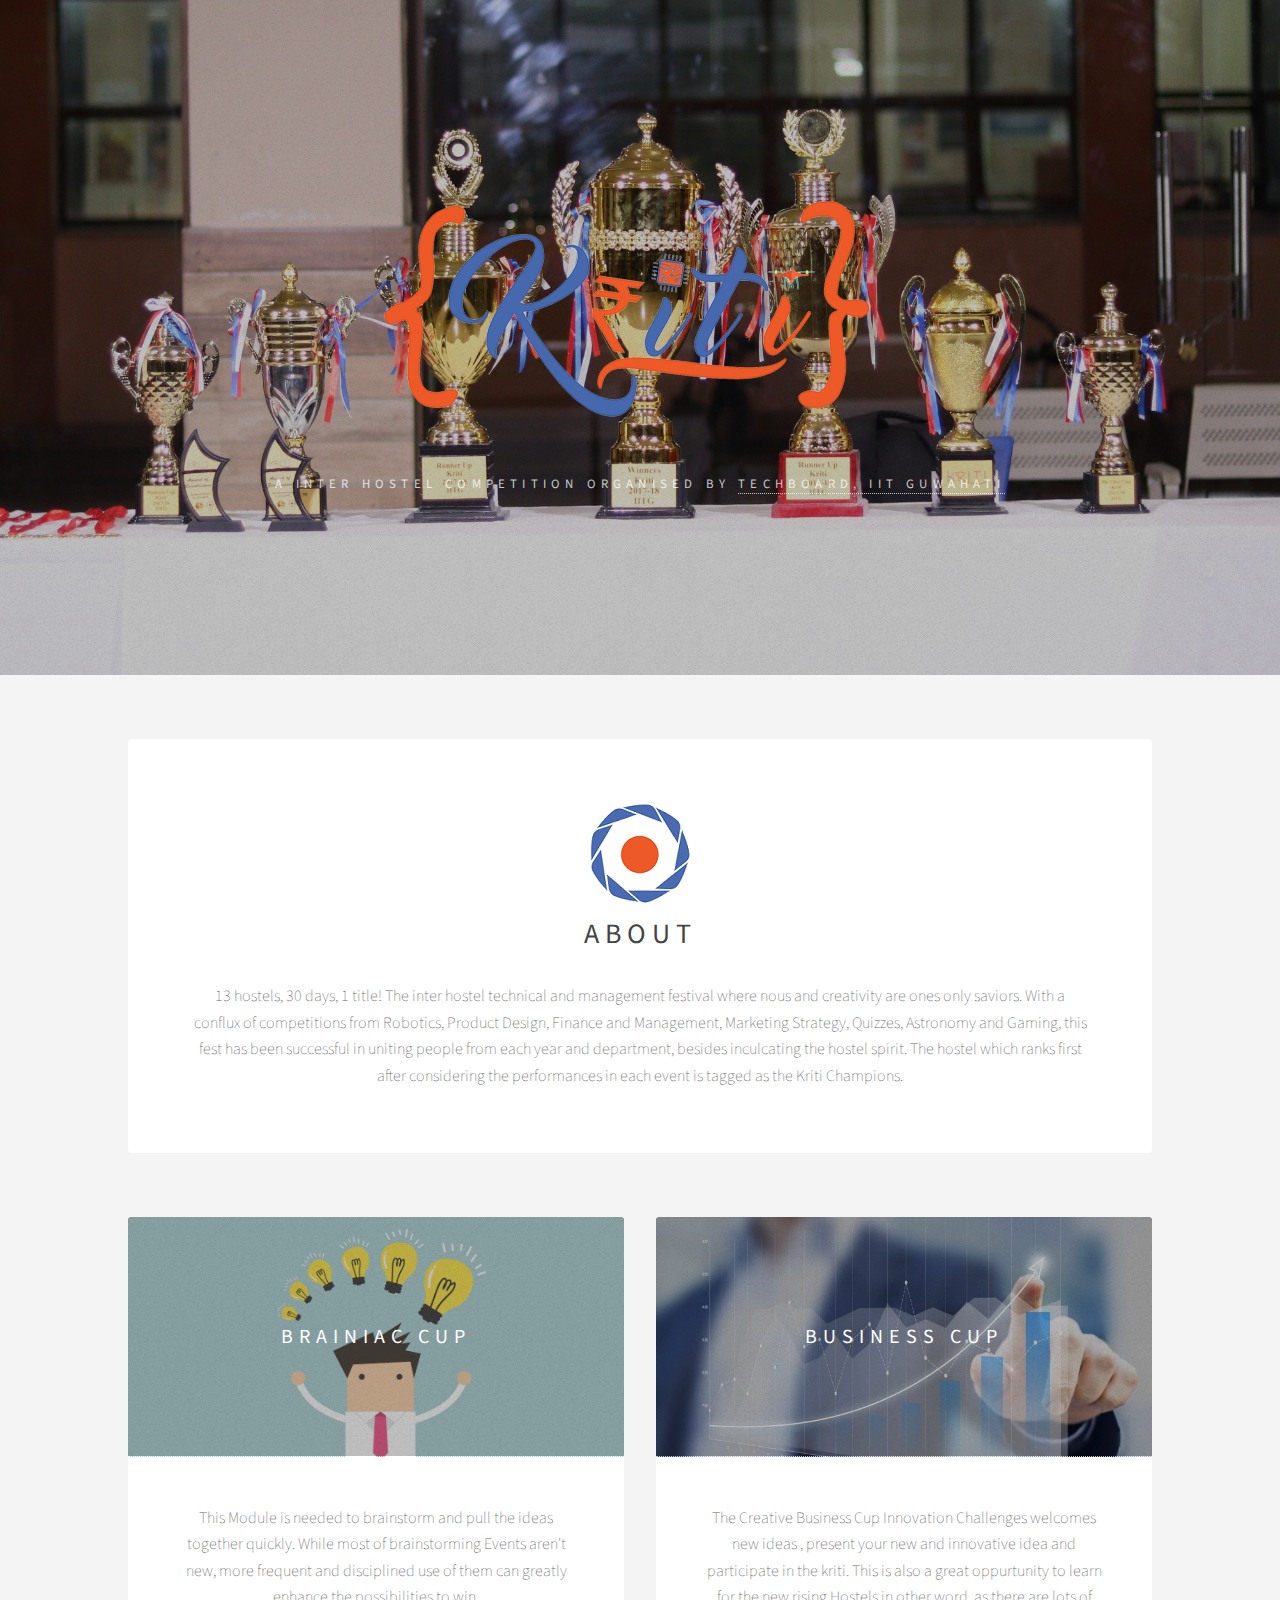
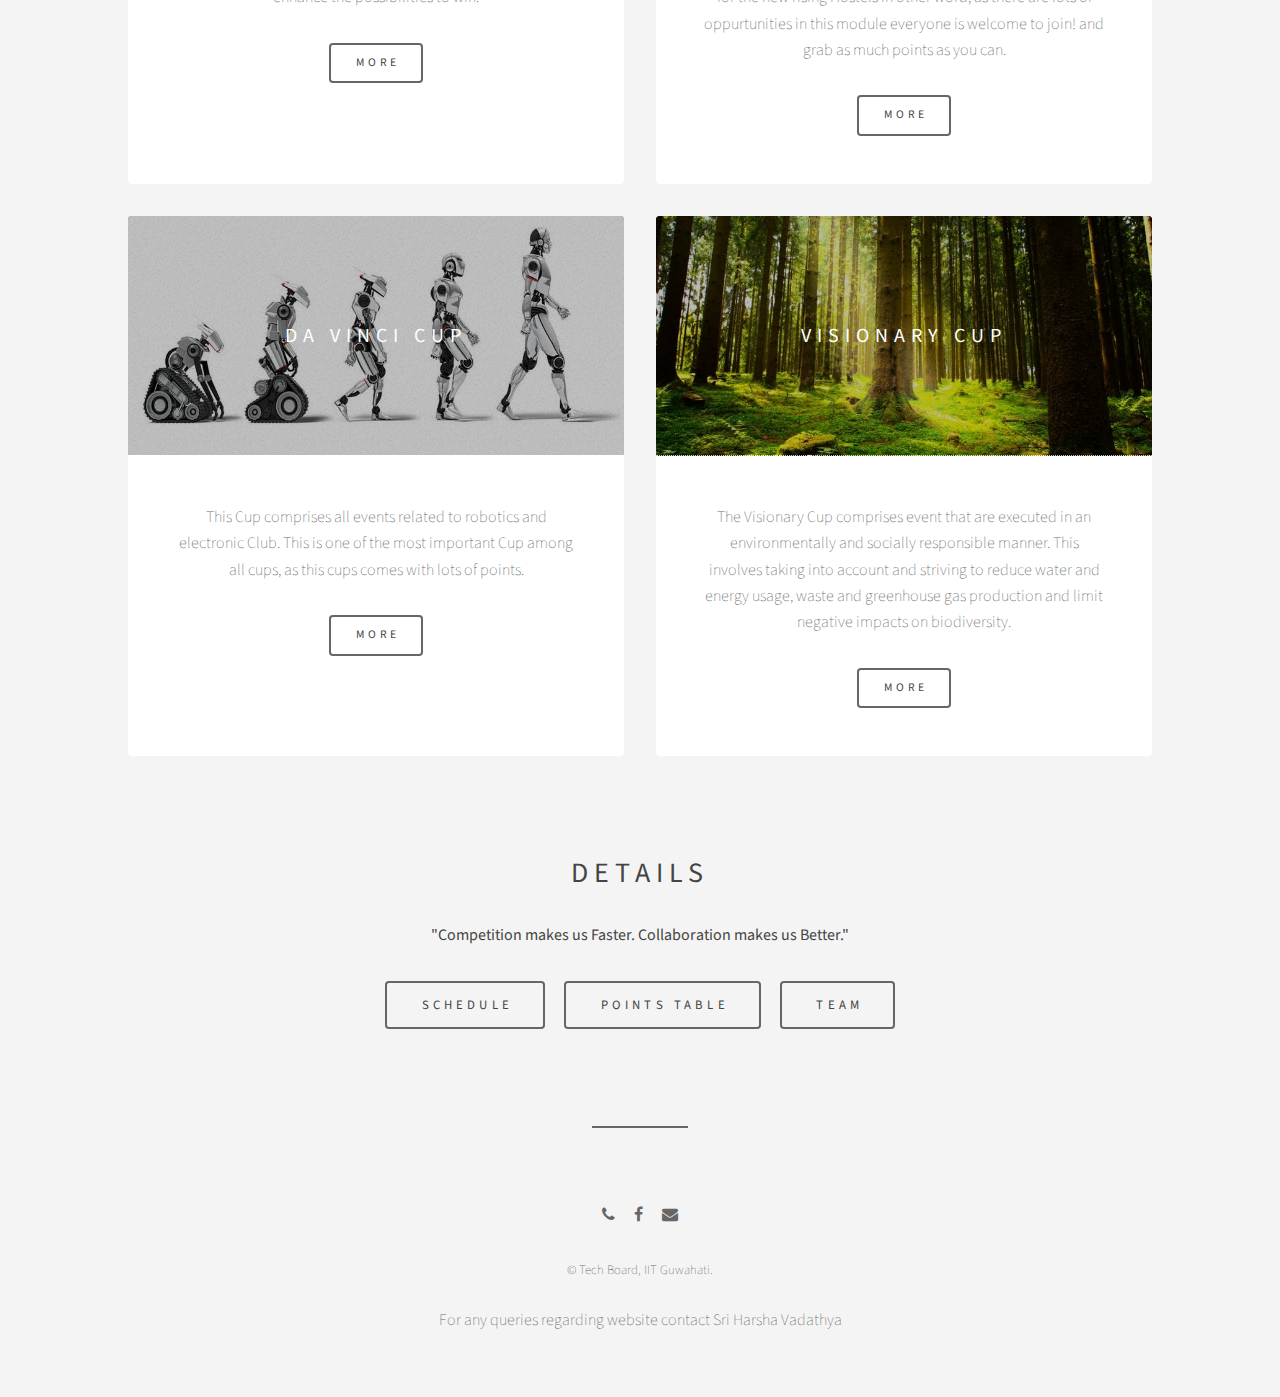
<file: index.html>
<!DOCTYPE HTML>
<html>
	<head>
		<title>Kriti 2018</title>
		<meta charset="utf-8" />
		<meta name="viewport" content="width=device-width, initial-scale=1" />
		<meta name="google-site-verification" content="q6jFsgg6e8rjWN8V6gU_PV9E4CRTx79SCGLazMv7Ha8" />
		<meta name="Kriti18" content="inter-hostel technical competition in IIT Guwahati">
		<meta name="description" content="Kriti18, the inter-hostel technical competition in IIT Guwahati. 13 hostels, 7 days, 1 title! The inter hostel technical and management festival where nous and creativity are ones only saviors. With a conflux of competitions from Robotics, Product Design, Finance and Management, Marketing Strategy, Quizzes, Astronomy and Gaming, this fest has been successful in uniting people from each year and department, besides inculcating the hostel spirit. The hostel which ranks first after considering the performances in each event is tagged as the Kriti Champions." />
		<link rel="stylesheet" href="assets/css/main.css" />
		<link rel="shortcut icon" href="images/tech.png" type="image/x-icon">
	</head>
	<body>

		<!-- Header -->
			<header id="header" class="alt">
				<div class="inner">
					<img src="images/kriti logo.png" alt="Logo">
					<p>A inter hostel competition organised by <a href="http://www.iitg.ac.in/stud/gymkhana/technical/index.html" target="_blank">Techboard, IIT Guwahati</a></p>
				</div>
			</header>

		<!-- Wrapper -->
			<div id="wrapper">

				<!-- Banner -->
					<section id="intro" class="main">
						<img src="images/techboard logo.png" alt="Logo">
						<h2>About</h2>
						<p>13 hostels, 30 days, 1 title! The inter hostel technical and management festival where nous and creativity are ones only saviors. With a conflux of competitions from Robotics, Product Design, Finance and Management, Marketing Strategy, Quizzes, Astronomy and Gaming, this fest has been successful in uniting people from each year and department, besides inculcating the hostel spirit. The hostel which ranks first after considering the performances in each event is tagged as the Kriti Champions.</p>
					</section>

				<!-- Items -->
					<section class="main items">
						<article class="item">
							<header>
								<a href="#"><img src="images/brainiac.png" alt="" /></a>
								<h3>Brainiac Cup</h3>
							</header>
							<p>This Module is needed to brainstorm and pull the ideas together quickly. While most of brainstorming Events aren't new, more frequent and disciplined use of them can greatly enhance the possibilities to win.</p>
							<ul class="actions">
								<li><a href="brainiac/index.html" class="button">More</a></li>
							</ul>
						</article>
						<article class="item">
							<header>
								<a href="#"><img src="images/business.jpeg" alt="" /></a>
								<h3>Business Cup</h3>
							</header>
							<p>The Creative Business Cup Innovation Challenges welcomes new ideas , present your new and innovative idea and participate in the kriti. This is also a great oppurtunity to learn for the new rising Hostels in other word, as there are lots of oppurtunities in this module everyone is welcome to join! and grab as much points as you can.</p>
							<ul class="actions">
								<li><a href="business/index.html" class="button">More</a></li>
							</ul>
						</article>
						<article class="item">
							<header>
								<a href="#"><img src="images/davinci.jpeg" alt="" /></a>
								<h3>Da Vinci Cup</h3>
							</header>
							<p>This Cup comprises all events related to robotics and electronic Club. This is one of the most important Cup among all cups, as this cups comes with lots of points.</p>
							<ul class="actions">
								<li><a href="davinci/index.html" class="button">More</a></li>
							</ul>
						</article>
						<article class="item">
							<header>
								<a href="#"><img src="images/vision.jpeg" alt="" /></a>
								<h3>Visionary Cup</h3>
							</header>
							<p>The Visionary Cup comprises event that are executed in an environmentally and socially responsible manner. This involves taking into account and striving to reduce water and energy usage, waste and greenhouse gas production and limit negative impacts on biodiversity.</p>
							<ul class="actions">
								<li><a href="vision/index.html" class="button">More</a></li>
							</ul>
						</article>
					</section>

				<!-- CTA -->
					<section id="cta" class="main special">
						<h2>Details</h2>
						<p><b>"Competition makes us Faster. Collaboration makes us Better."</b></p>
						<ul class="actions">
							<li><a href="schedule/index.html" class="button big">Schedule</a></li>
							<li><a href="score/index.html" class="button big">Points Table</a></li>
							<li><a href="team/index.html" class="button big">Team</a></li>
						</ul>
					</section>

				<!-- Footer -->
					<footer id="footer">
						<ul class="icons">
							<li><a href="tel:9954250532" class="icon fa-phone"><span class="label">Phone</span></a></li>
							<li><a href="https://www.facebook.com/techboard.iitg/" class="icon fa-facebook"><span class="label">Facebook</span></a></li>
							<li><a href="mail:techsec@iitg.ac.in" class="icon fa-envelope"><span class="label">Email</span></a></li>
						</ul>
						<p class="copyright">&copy; Tech Board, IIT Guwahati.</p>
						<p>For any queries regarding website contact Sri Harsha Vadathya</p>
					</footer>

			</div>

		<!-- Scripts -->
			<script src="assets/js/jquery.min.js"></script>
			<script src="assets/js/skel.min.js"></script>
			<script src="assets/js/util.js"></script>
			<script src="assets/js/main.js"></script>

	</body>
</html>
		<!-- Kriti -->
		<!-- Kriti -->
		<!-- Kriti -->
		<!-- Kriti -->
		<!-- Kriti -->
		<!-- Kriti -->
		<!-- Kriti -->
		<!-- Kriti -->
		<!-- Kriti -->
		<!-- Kriti -->
		<!-- Kriti -->
		<!-- Kriti -->
		<!-- Kriti -->
		<!-- Kriti -->
		<!-- Kriti -->
		<!-- Kriti -->
		<!-- Kriti -->
		<!-- Kriti -->
		<!-- Kriti -->
		<!-- Kriti -->
		<!-- Kriti -->
		<!-- Kriti -->
		<!-- Kriti -->
		<!-- Kriti -->
		<!-- Kriti -->
</file>
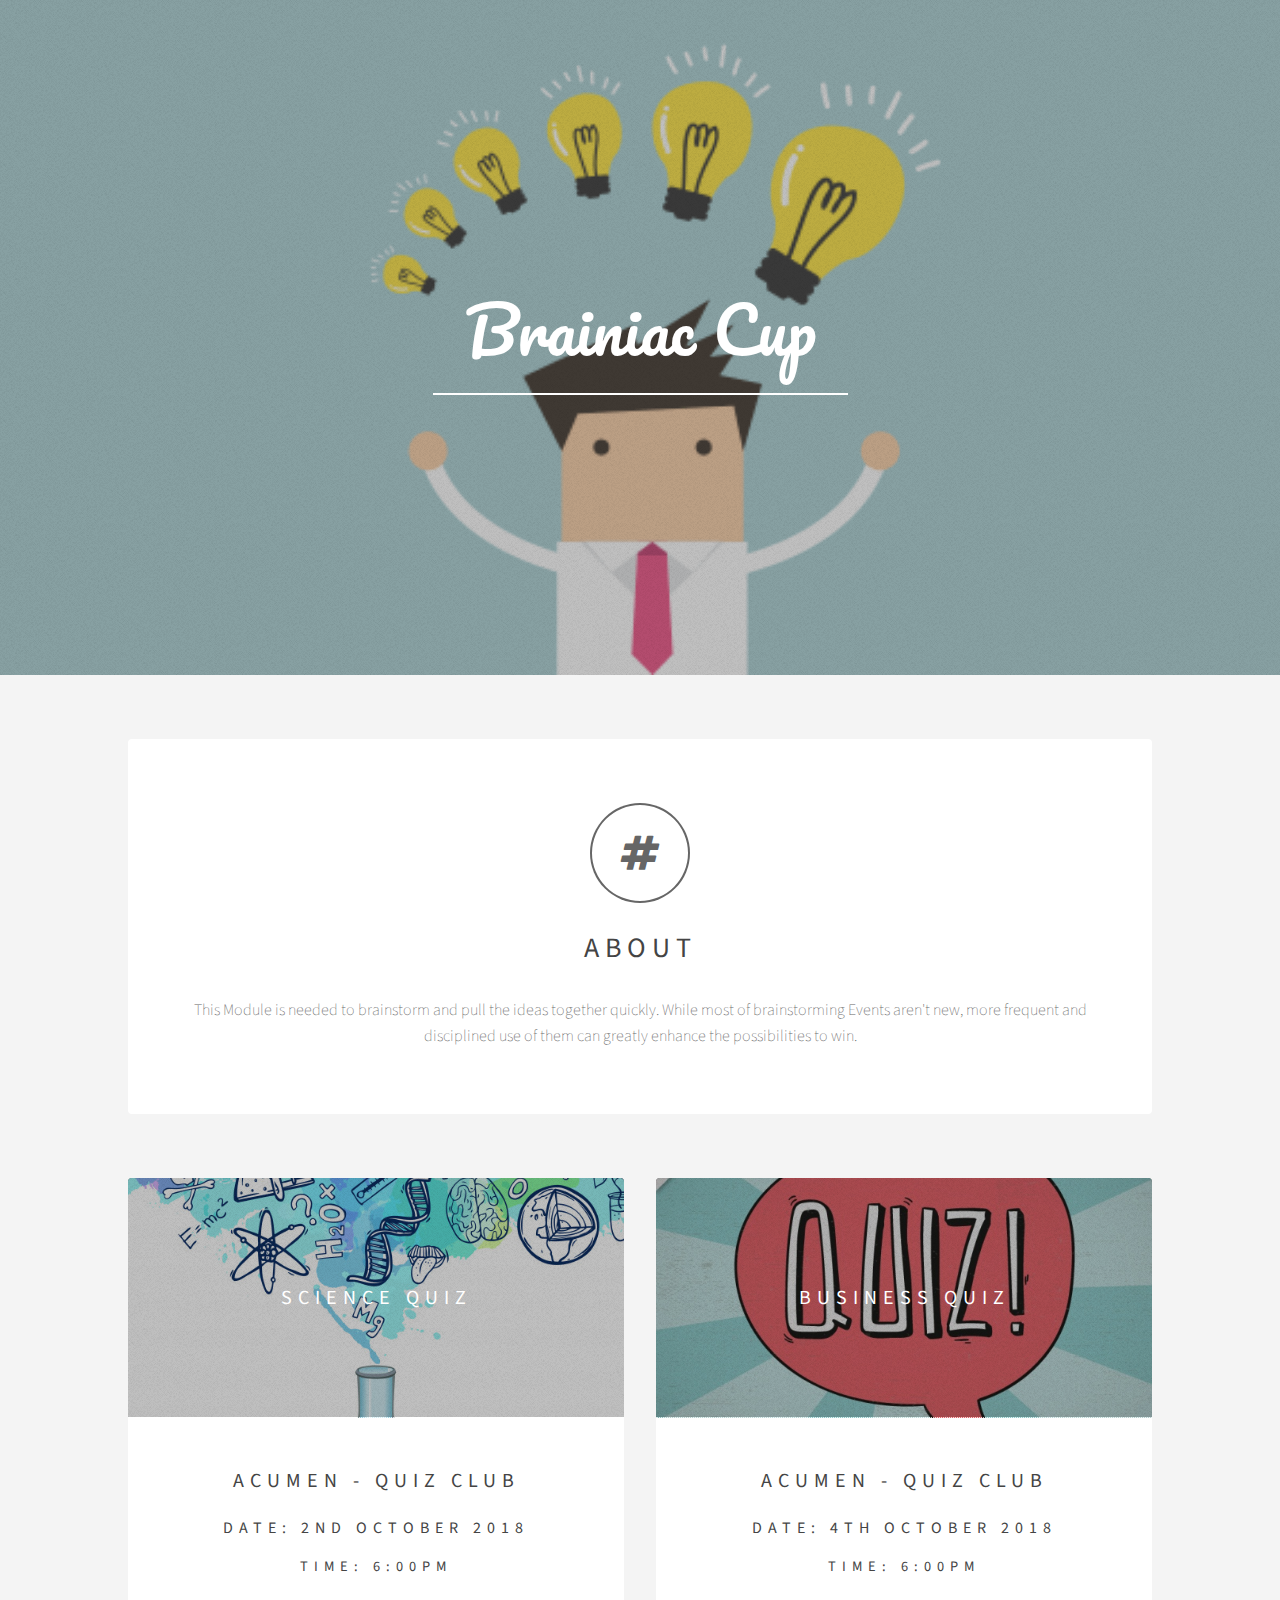
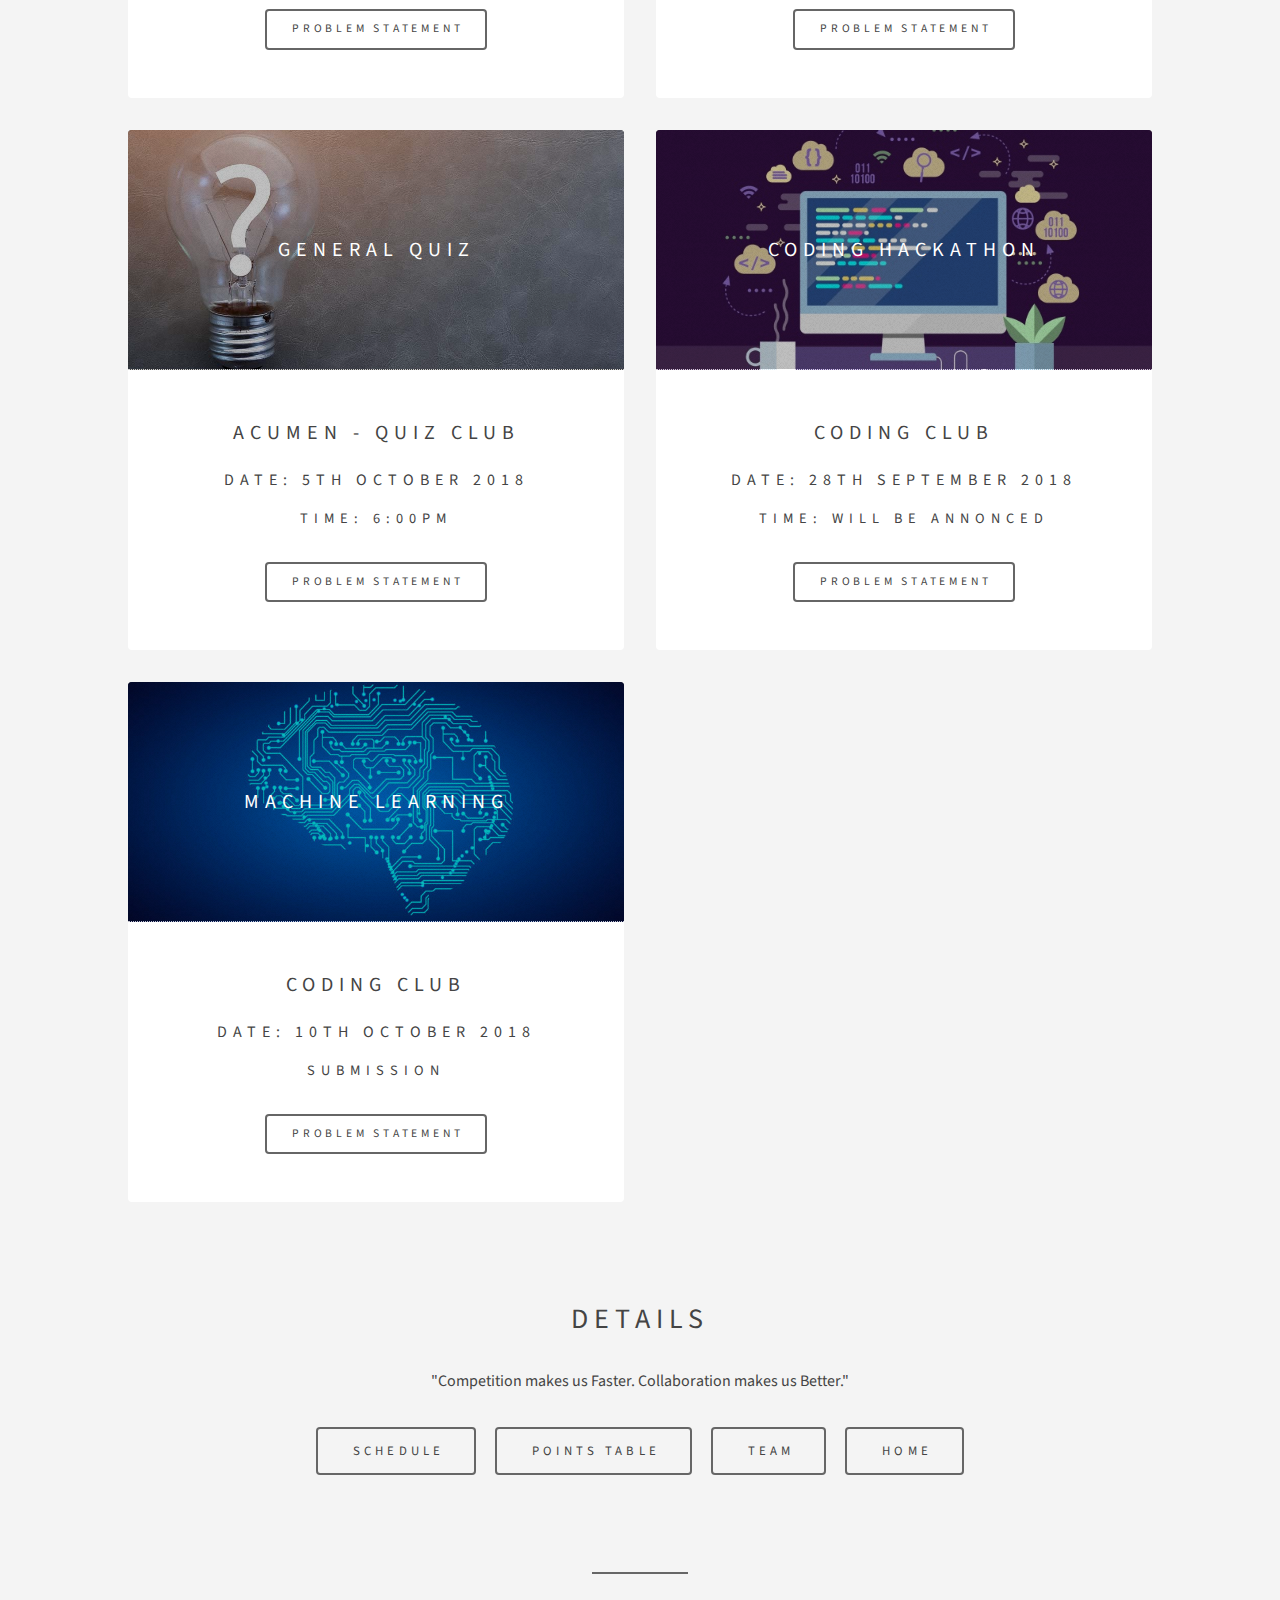
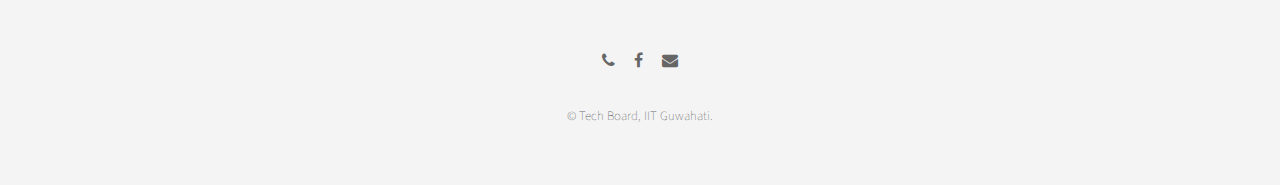
<file: brainiac/index.html>
<!DOCTYPE HTML>
<html>
	<head>
		<title>Brainiac Cup | Kriti 2018</title>
		<meta charset="utf-8" />
		<meta name="viewport" content="width=device-width, initial-scale=1" />
		<link rel="stylesheet" href="../assets/css/main.css" />
    </head>
    <body>
        <header id="header" class="alt" style="background-image: url(images/banner.png);">
            <div class="inner">
                <h1>Brainiac Cup</h1>
                <!-- <p>This Module is needed to brainstorm and pull the ideas together quickly. While most of brainstorming Events aren't new, more frequent and disciplined use of them can greatly enhance the possibilities to win.</p> -->
            </div>
        </header>
        <div id="wrapper">
            <section id="intro" class="main">
                <span class="icon fa-hashtag major"></span>
                <h2>About</h2>
                <p>This Module is needed to brainstorm and pull the ideas together quickly. While most of brainstorming Events aren't new, more frequent and disciplined use of them can greatly enhance the possibilities to win.</p>
            </section>
            <section class="main items">

                <article class="item">
                    <header>
                        <a href="#"><img src="images/scitech.jpg" alt="" /></a>
                        <h3>Science Quiz</h3>
                    </header>
                    <p>
                        <h3>Acumen - Quiz Club</h3>
                        <h4>Date: 2nd October 2018</h4>
                        <h5>Time: 6:00PM</h5>
                    </p>
                    <ul class="actions">
                        <li><a href="ps/scitechquiz.pdf" class="button" target="_blank">Problem Statement</a></li>
                    </ul>
                </article>

                <article class="item">
                    <header>
                        <a href="#"><img src="images/business.jpg" alt="" /></a>
                        <h3>Business Quiz</h3>
                    </header>
                    <p>
                        <h3>Acumen - Quiz Club</h3>
                        <h4>Date: 4th October 2018</h4>
                        <h5>Time: 6:00PM</h5>
                    </p>
                    <ul class="actions">
                        <li><a href="ps/business.pdf" class="button" target="_blank">Problem Statement</a></li>
                    </ul>
                </article>

                <article class="item">
                    <header>
                        <a href="#"><img src="images/general.jpg" alt="" /></a>
                        <h3>General Quiz</h3>
                    </header>
                    <p>
                        <h3>Acumen - Quiz Club</h3>
                        <h4>Date: 5th October 2018</h4>
                        <h5>Time: 6:00PM</h5>
                    </p>
                    <ul class="actions">
                        <li><a href="ps/genquiz.pdf" class="button" target="_blank">Problem Statement</a></li>
                    </ul>
                </article>

                <article class="item">
                    <header>
                        <a href="#"><img src="images/coding.jpg" alt="" /></a>
                        <h3>Coding Hackathon</h3>
                    </header>
                    <p>
                        <h3>Coding Club</h3>
                        <h4>Date: 28th September 2018</h4>
                        <h5>Time: Will be annonced</h5>
                    </p>
                    <ul class="actions">
                        <li><a href="ps/hackathon.pdf" class="button" target="_blank">Problem Statement</a></li>
                    </ul>
                </article>

                <article class="item">
                    <header>
                        <a href="#"><img src="images/ml.jpg" alt="" /></a>
                        <h3>Machine Learning</h3>
                    </header>
                    <p>
                        <h3>Coding Club</h3>
                        <h4>Date: 10th October 2018</h4>
                        <h5>Submission</h5>
                    </p>
                    <ul class="actions">
                        <li><a href="ps/ml.pdf" class="button" target="_blank">Problem Statement</a></li>
                    </ul>
                </article>

            </section>
            <section id="cta" class="main special">
                    <h2>Details</h2>
                    <p><b>"Competition makes us Faster. Collaboration makes us Better."</b></p>
                    <ul class="actions">
                        <li><a href="../schedule/index.html" class="button big">Schedule</a></li>
                        <li><a href="../score/index.html" class="button big">Points Table</a></li>
                        <li><a href="../team/index.html" class="button big">Team</a></li>
                        <li><a href="../index.html" class="button big">Home</a></li>
                    </ul>
                </section>

            <!-- Footer -->
                <footer id="footer">
                    <ul class="icons">
                        <li><a href="tel:9954250532" class="icon fa-phone"><span class="label">Phone</span></a></li>
                        <li><a href="https://www.facebook.com/techboard.iitg/" class="icon fa-facebook"><span class="label">Facebook</span></a></li>
                        <li><a href="mail:techsec@iitg.ac.in" class="icon fa-envelope"><span class="label">Email</span></a></li>
                    </ul>
                    <p class="copyright">&copy; Tech Board, IIT Guwahati.</p>
                </footer>

        </div>
        <script src="../assets/js/jquery.min.js"></script>
        <script src="../assets/js/skel.min.js"></script>
        <script src="../assets/js/util.js"></script>
        <script src="../assets/js/main.js"></script>
    </body>
</html>
</file>
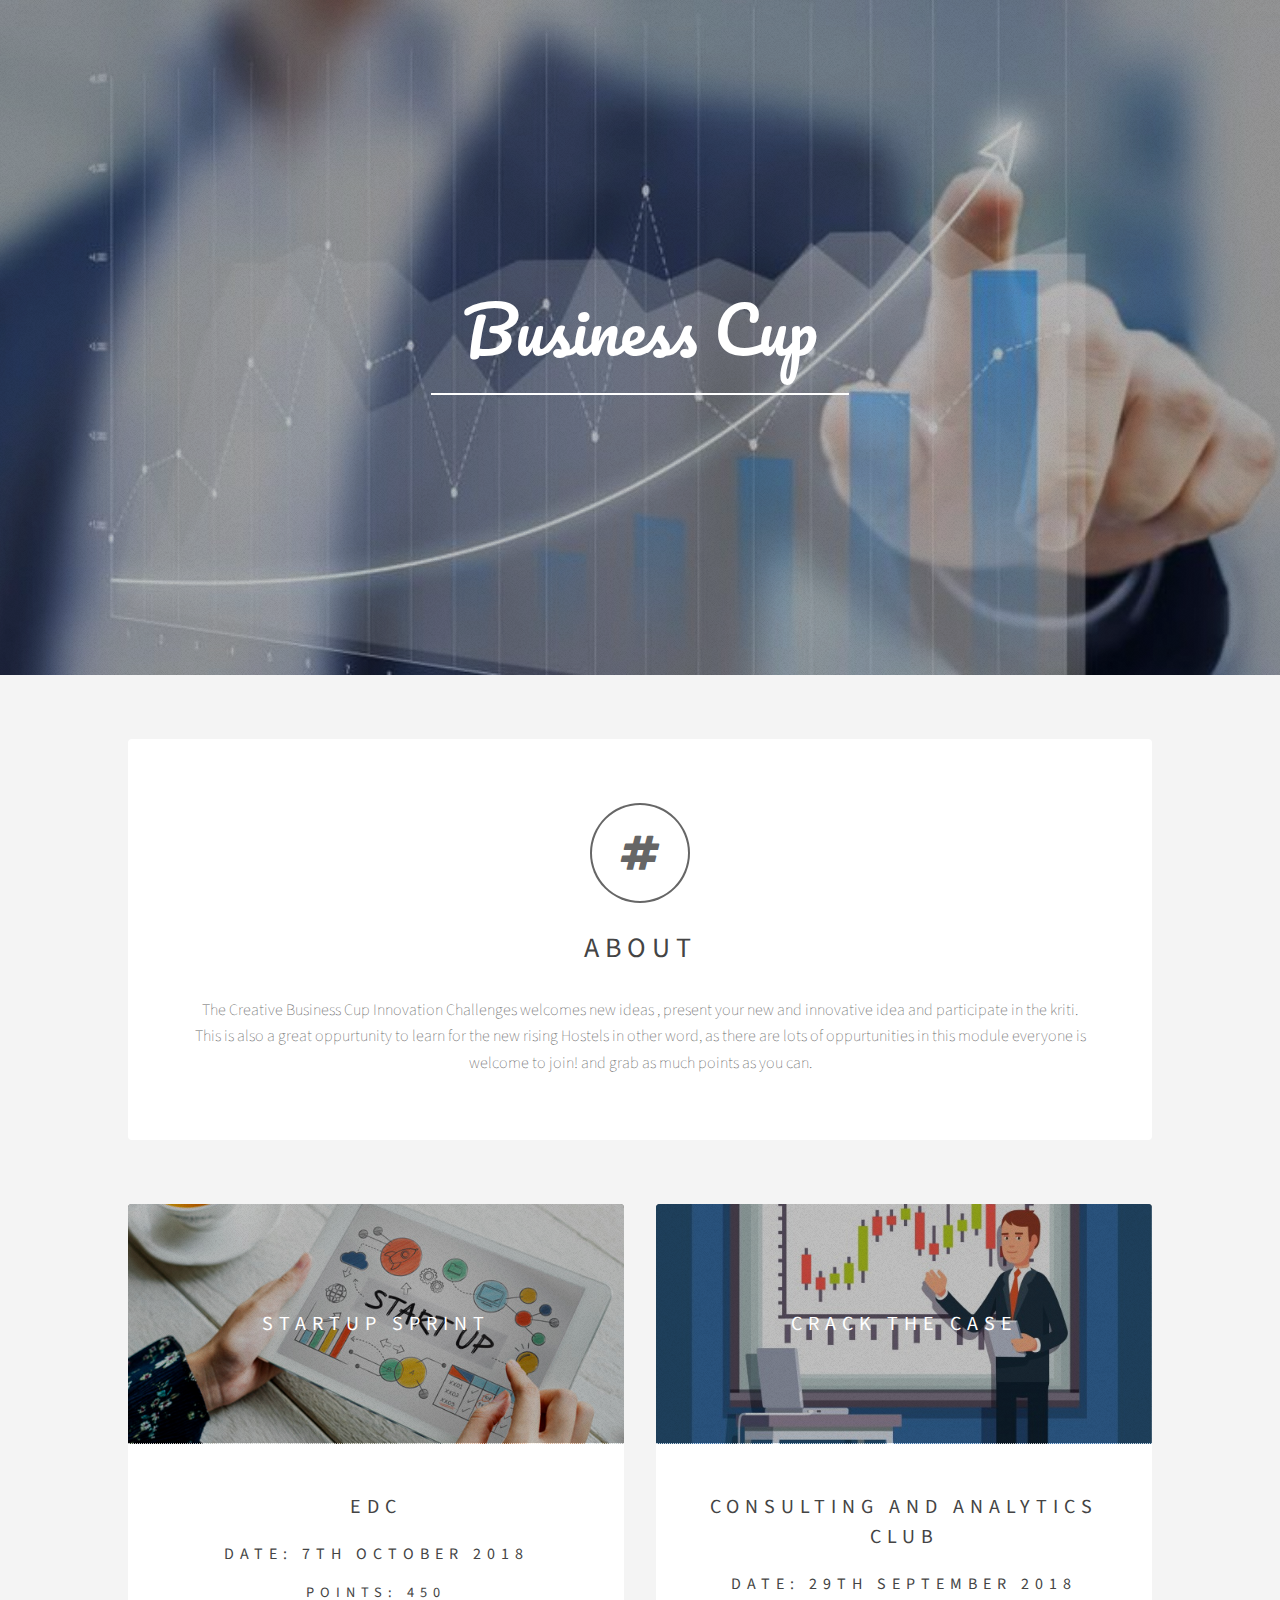
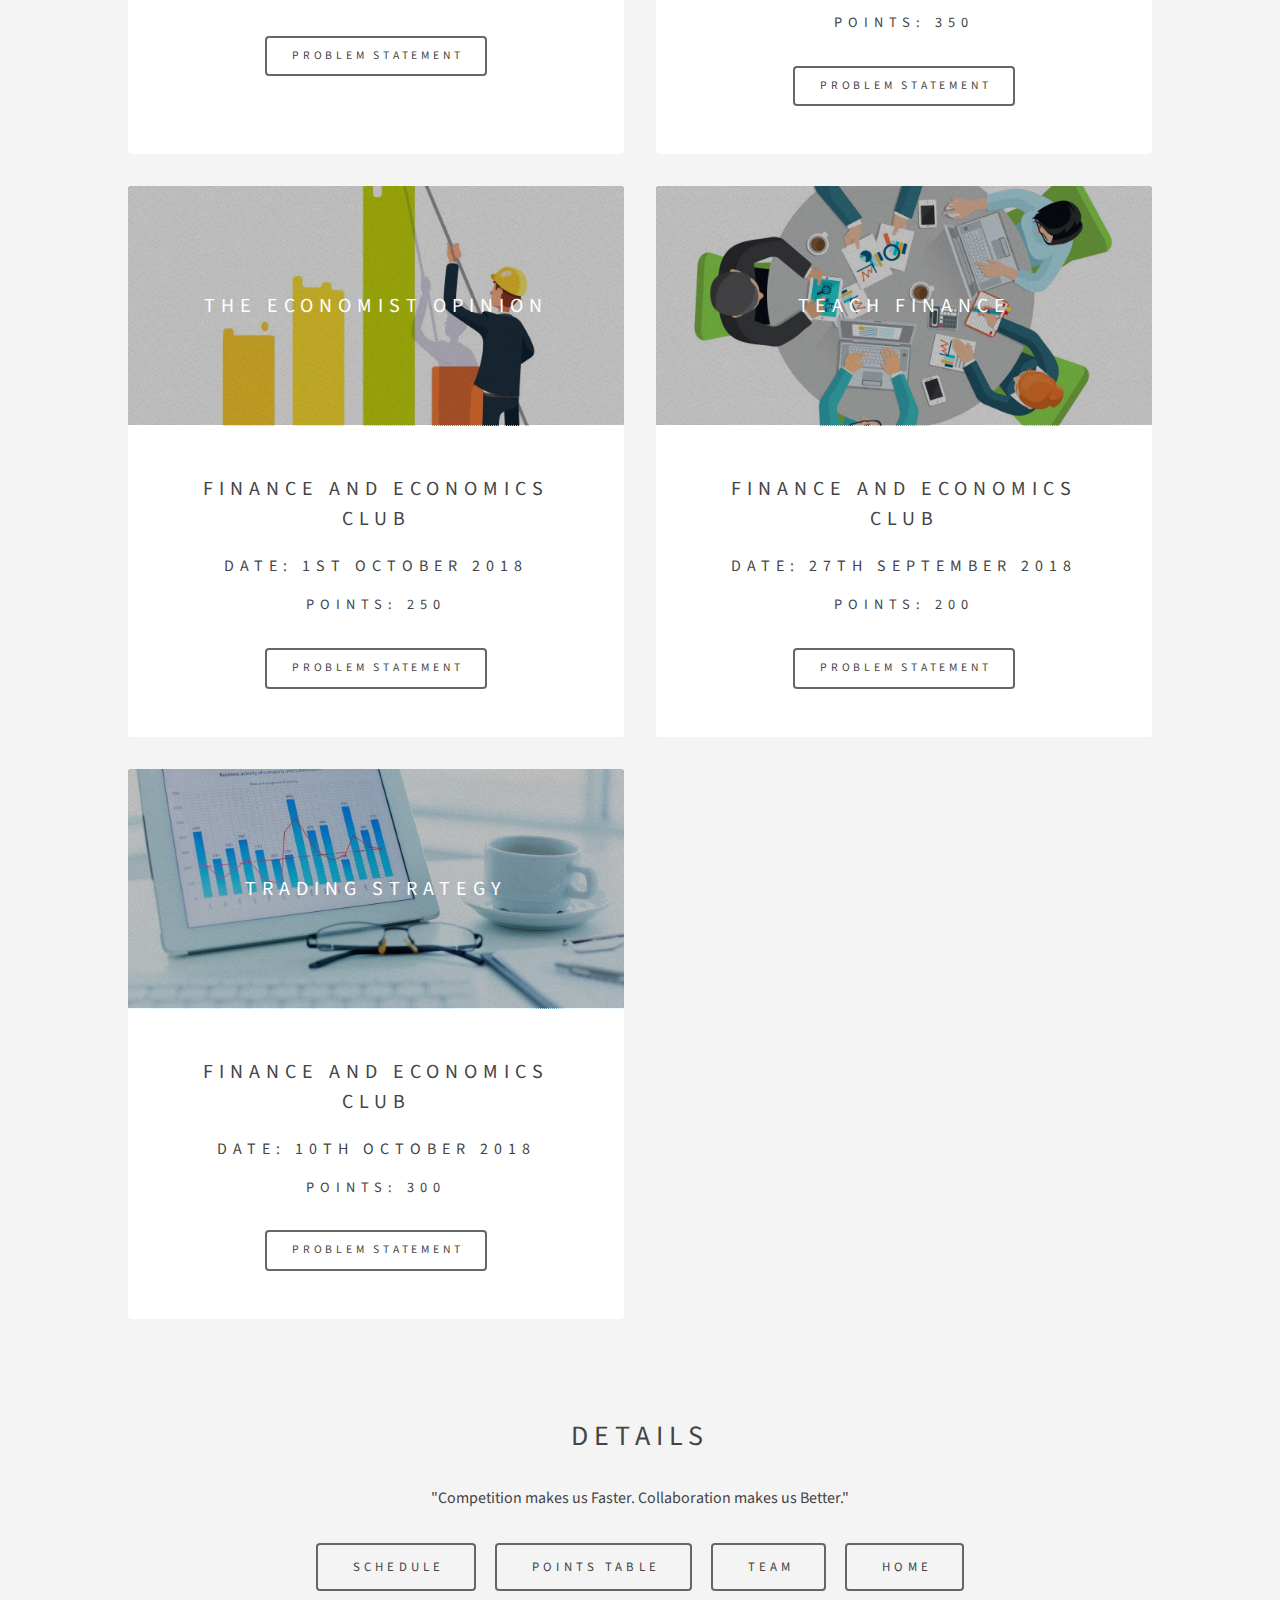
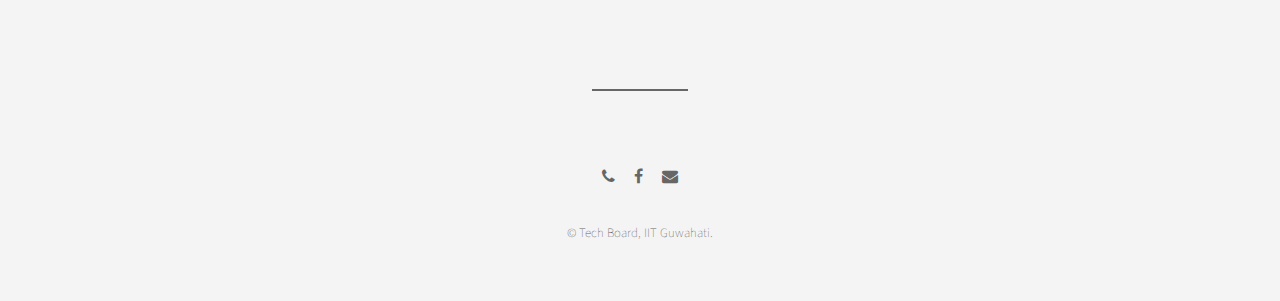
<file: business/index.html>
<!DOCTYPE HTML>
<html>
	<head>
		<title>Bussiness Cup | Kriti 2018</title>
		<meta charset="utf-8" />
		<meta name="viewport" content="width=device-width, initial-scale=1" />
		<link rel="stylesheet" href="../assets/css/main.css" />
    </head>
    <body>
        <header id="header" class="alt" style="background-image: url(images/banner.jpeg);">
            <div class="inner">
                <h1>Business Cup</h1>
                <!-- <p>This Module is needed to brainstorm and pull the ideas together quickly. While most of brainstorming Events aren't new, more frequent and disciplined use of them can greatly enhance the possibilities to win.</p> -->
            </div>
        </header>
        <div id="wrapper">
            <section id="intro" class="main">
                <span class="icon fa-hashtag major"></span>
                <h2>About</h2>
                <p>The Creative Business Cup Innovation Challenges welcomes new ideas , present your new and innovative idea and participate in the kriti. This is also a great oppurtunity to learn for the new rising Hostels in other word, as there are lots of oppurtunities in this module everyone is welcome to join! and grab as much points as you can.</p>
            </section>
            <section class="main items">

                    <article class="item">
                        <header>
                            <a href="#"><img src="images/startup.jpg" alt="" /></a>
                            <h3>Startup Sprint</h3>
                        </header>
                        <p>
                            <h3>EDC</h3>
                            <h4>Date: 7th October 2018</h4>
                            <h5>Points: 450</h5>
                        </p>
                        <ul class="actions">
                            <li><a href="ps/EDC.pdf" class="button" target="_blank">Problem Statement</a></li>
                        </ul>
                    </article>

                    <article class="item">
                        <header>
                            <a href="#"><img src="images/consulting.jpg" alt="" /></a>
                            <h3>Crack the Case</h3>
                        </header>
                        <p>
                            <h3>Consulting and Analytics Club</h3>
                            <h4>Date: 29th September 2018</h4>
                            <h5>Points: 350</h5>
                        </p>
                        <ul class="actions">
                            <li><a href="ps/consulting.pdf" class="button" target="_blank">Problem Statement</a></li>
                        </ul>
                    </article>

                    <article class="item">
                        <header>
                            <a href="#"><img src="images/economist.jpg" alt="" /></a>
                            <h3>The Economist Opinion</h3>
                        </header>
                        <p>
                            <h3>Finance and Economics Club</h3>
                            <h4>Date: 1st October 2018</h4>
                            <h5>Points: 250</h5>
                        </p>
                        <ul class="actions">
                            <li><a href="ps/Economists-opinion.pdf" class="button" target="_blank">Problem Statement</a></li>
                        </ul>
                    </article>

                    <article class="item">
                        <header>
                            <a href="#"><img src="images/teach.jpg" alt="" /></a>
                            <h3>Teach Finance</h3>
                        </header>
                        <p>
                            <h3>Finance and Economics Club</h3>
                            <h4>Date: 27th September 2018</h4>
                            <h5>Points: 200</h5>
                        </p>
                        <ul class="actions">
                            <li><a href="ps/teach.pdf" class="button" target="_blank">Problem Statement</a></li>
                        </ul>
                    </article>
                         
                    <article class="item">
                        <header>
                            <a href="#"><img src="images/trading.jpg" alt="" /></a>
                            <h3>Trading Strategy</h3>
                        </header>
                        <p>
                            <h3>Finance and Economics Club</h3>
                            <h4>Date: 10th October 2018</h4>
                            <h5>Points: 300</h5>
                        </p>
                        <ul class="actions">
                            <li><a href="ps/Trading_Strategy_Competition.pdf" class="button" target="_blank">Problem Statement</a></li>
                        </ul>
                    </article>
                    
            </section>
            <section id="cta" class="main special">
                    <h2>Details</h2>
                    <p><b>"Competition makes us Faster. Collaboration makes us Better."</b></p>
                    <ul class="actions">
                        <li><a href="../schedule/index.html" class="button big">Schedule</a></li>
                        <li><a href="../score/index.html" class="button big">Points Table</a></li>
                        <li><a href="../team/index.html" class="button big">Team</a></li>
                        <li><a href="../index.html" class="button big">Home</a></li>
                    </ul>
                </section>

            <!-- Footer -->
                <footer id="footer">
                    <ul class="icons">
                        <li><a href="tel:9954250532" class="icon fa-phone"><span class="label">Phone</span></a></li>
                        <li><a href="https://www.facebook.com/techboard.iitg/" class="icon fa-facebook"><span class="label">Facebook</span></a></li>
                        <li><a href="mail:techsec@iitg.ac.in" class="icon fa-envelope"><span class="label">Email</span></a></li>
                    </ul>
                    <p class="copyright">&copy; Tech Board, IIT Guwahati.</p>
                </footer>

        </div>
        <script src="../assets/js/jquery.min.js"></script>
        <script src="../assets/js/skel.min.js"></script>
        <script src="../assets/js/util.js"></script>
        <script src="../assets/js/main.js"></script>
    </body>
</html>
</file>
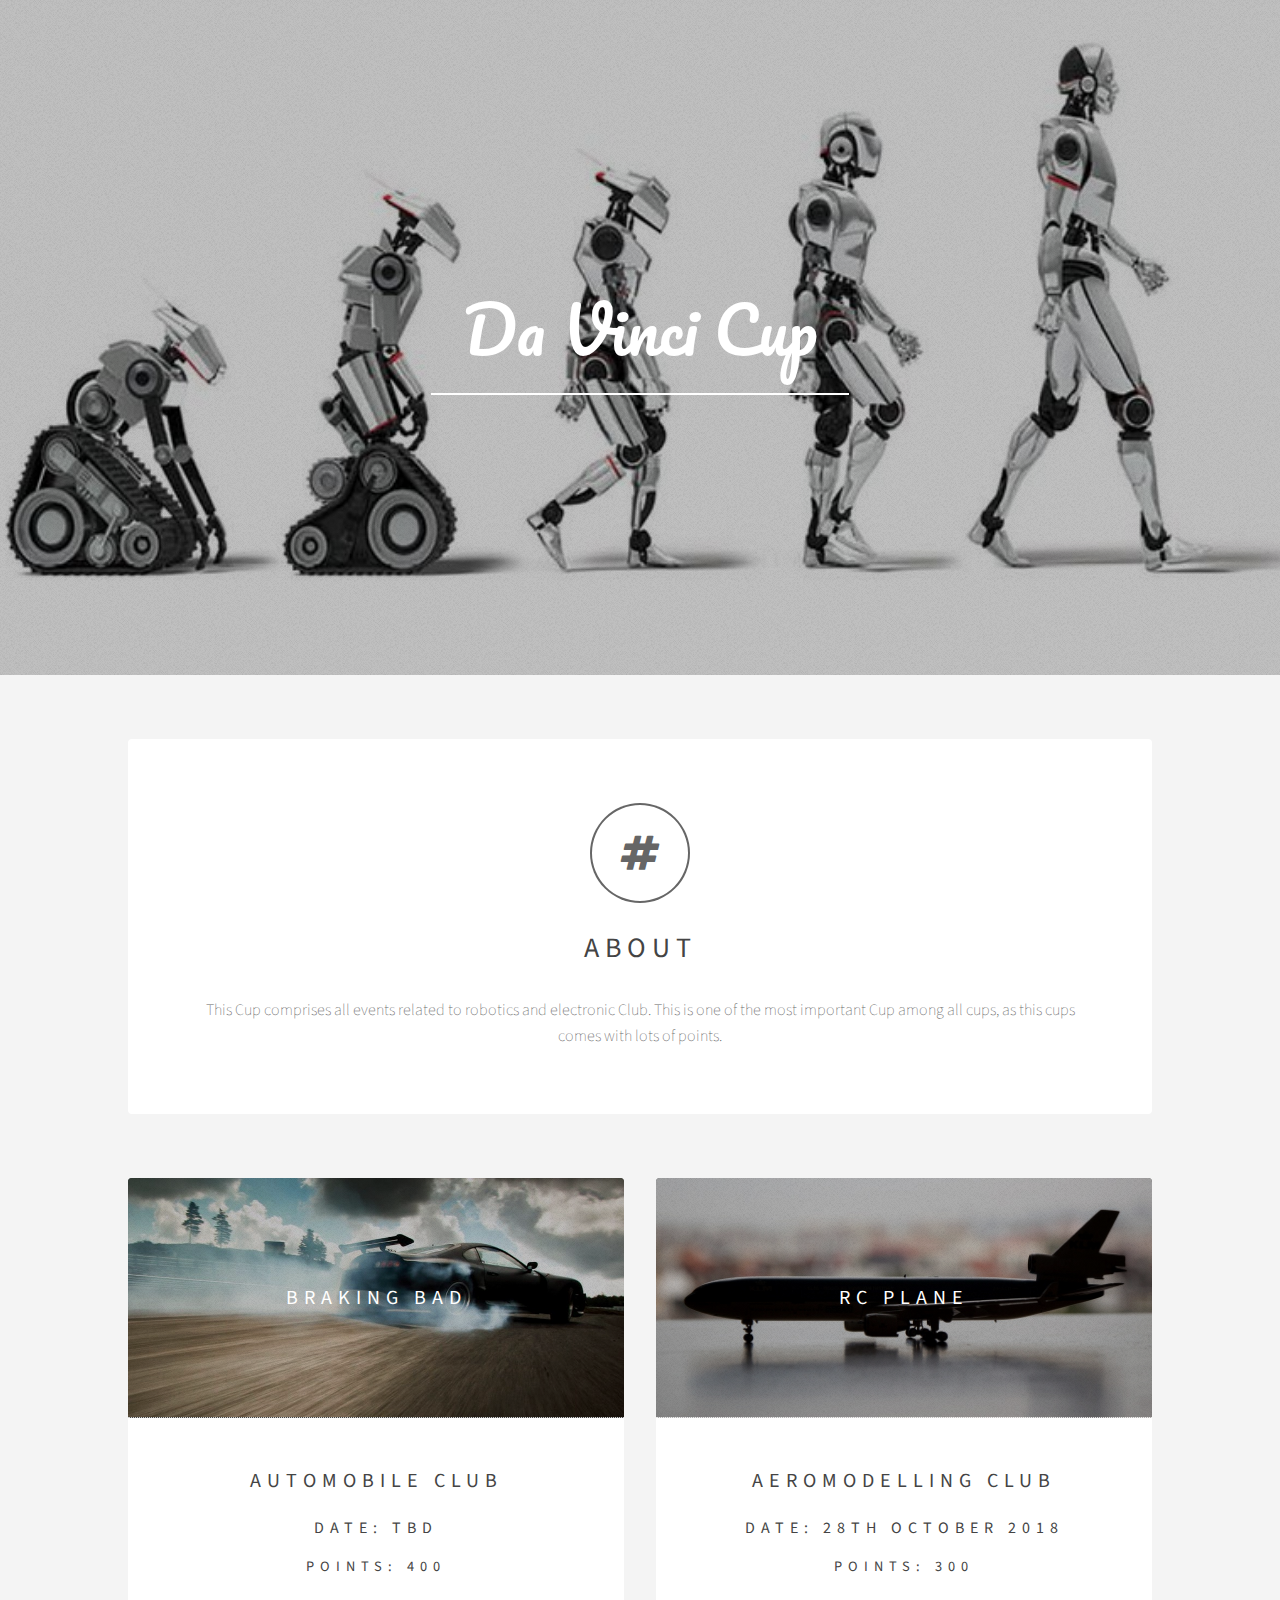
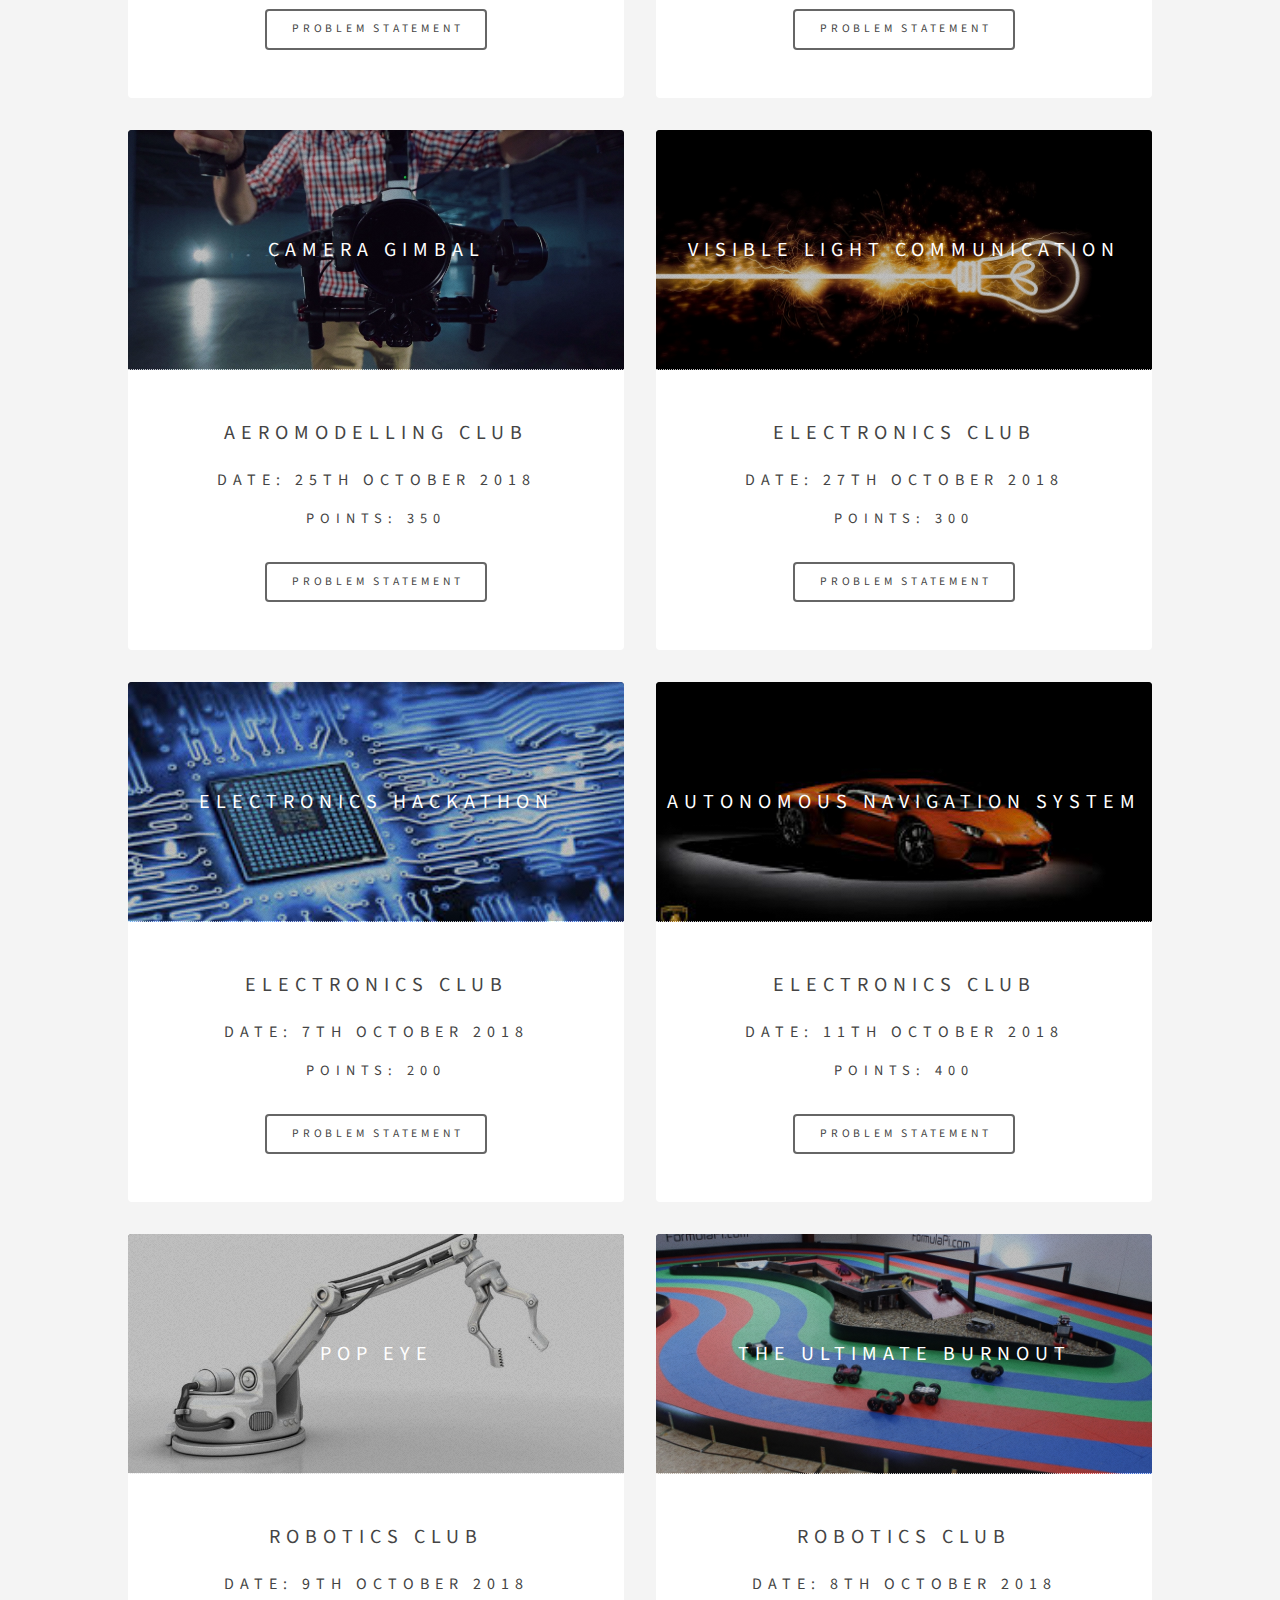
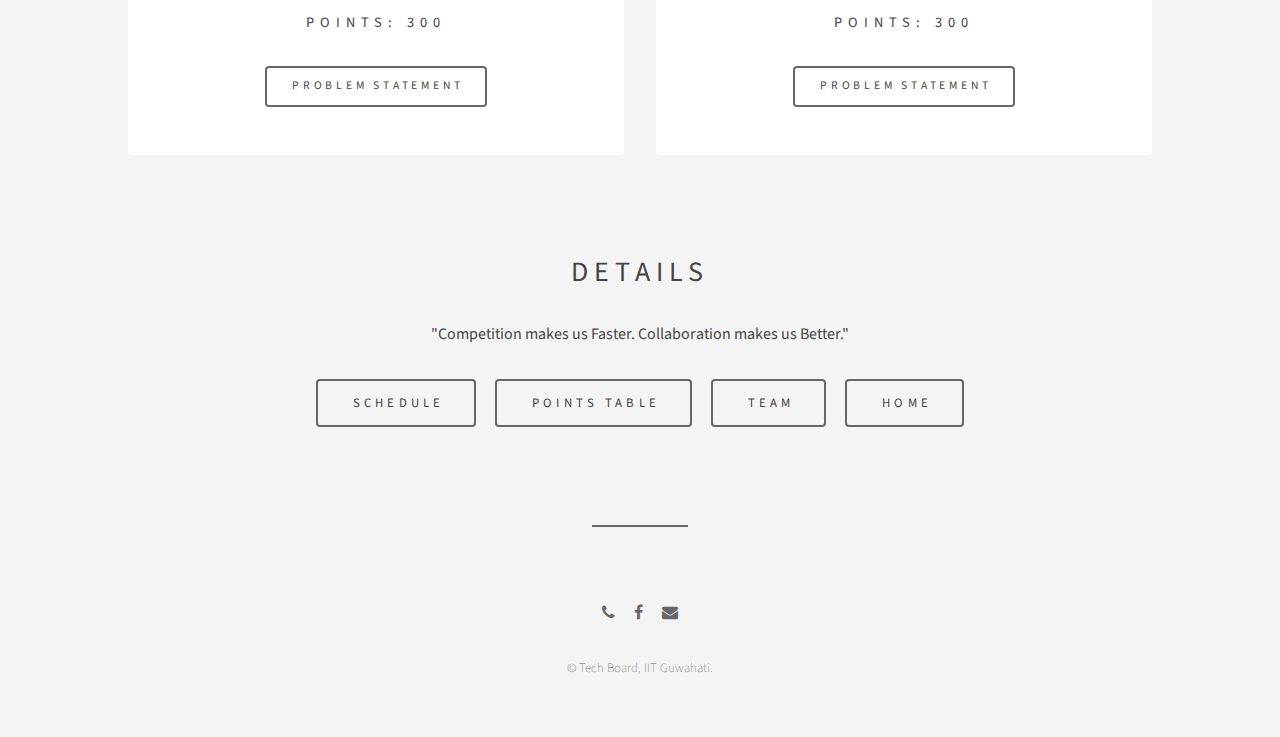
<file: davinci/index.html>
<!DOCTYPE HTML>
<html>
	<head>
		<title>Da Vinci Cup | Kriti 2018</title>
		<meta charset="utf-8" />
		<meta name="viewport" content="width=device-width, initial-scale=1" />
		<link rel="stylesheet" href="../assets/css/main.css" />
    </head>
    <body>
        <header id="header" class="alt" style="background-image: url(images/banner.jpeg);">
            <div class="inner">
                <h1>Da Vinci Cup</h1>
                <!-- <p>This Module is needed to brainstorm and pull the ideas together quickly. While most of brainstorming Events aren't new, more frequent and disciplined use of them can greatly enhance the possibilities to win.</p> -->
            </div>
        </header>
        <div id="wrapper">
            <section id="intro" class="main">
                <span class="icon fa-hashtag major"></span>
                <h2>About</h2>
                <p>This Cup comprises all events related to robotics and electronic Club. This is one of the most important Cup among all cups, as this cups comes with lots of points.</p>
            </section>

           <section class="main items">

            <article class="item">
                <header>
                    <a href="#"><img src="images/auto.jpg" alt="" /></a>
                    <h3>Braking Bad</h3>
                </header>
                <p>
                    <h3>Automobile Club</h3>
                    <h4>Date: TBD</h4>
                    <h5>Points: 400</h5>
                </p>
                <ul class="actions">
                    <li><a href="ps/Automobile_Club.pdf" class="button" target="_blank">Problem Statement</a></li>
                </ul>
            </article>

                <article class="item">
                        <header>
                            <a href="#"><img src="images/rcplane.jpg" alt="" /></a>
                            <h3>RC Plane</h3>
                        </header>
                        <p>
                            <h3>Aeromodelling Club</h3>
                            <h4>Date: 28th October 2018</h4>
                            <h5>Points: 300</h5>
                        </p>
                        <ul class="actions">
                            <li><a href="ps/RC Plane.pdf" class="button" target="_blank">Problem Statement</a></li>
                        </ul>
                    </article>

                <article class="item">
                    <header>
                        <a href="#"><img src="images/gimbal.png" alt="" /></a>
                        <h3>Camera Gimbal</h3>
                    </header>
                    <p>
                        <h3>Aeromodelling Club</h3>
                        <h4>Date: 25th October 2018</h4>
                        <h5>Points: 350</h5>
                    </p>
                    <ul class="actions">
                        <li><a href="ps/Camera Gimbal.pdf" class="button" target="_blank">Problem Statement</a></li>
                    </ul>
                </article>

                <article class="item">
                    <header>
                        <a href="#"><img src="images/led.jpeg" alt="" /></a>
                        <h3>Visible Light Communication</h3>
                    </header>
                    <p>
                        <h3>Electronics Club</h3>
                        <h4>Date: 27th October 2018</h4>
                        <h5>Points: 300</h5>
                    </p>
                    <ul class="actions">
                        <li><a href="ps/lifi.pdf" class="button" target="_blank">Problem Statement</a></li>
                    </ul>
                </article>

                <article class="item">
                    <header>
                        <a href="#"><img src="images/electronic.jpg" alt="" /></a>
                        <h3>Electronics Hackathon</h3>
                    </header>
                    <p>
                        <h3>Electronics Club</h3>
                        <h4>Date: 7th October 2018</h4>
                        <h5>Points: 200</h5>
                    </p>
                    <ul class="actions">
                        <li><a href="ps/blank.pdf" class="button" target="_blank">Problem Statement</a></li>
                    </ul>
                </article>

                <article class="item">
                    <header>
                        <a href="#"><img src="images/rccar.jpg" alt="" /></a>
                        <h3>Autonomous Navigation system</h3>
                    </header>
                    <p>
                        <h3>Electronics Club</h3>
                        <h4>Date: 11th October 2018</h4>
                        <h5>Points: 400</h5>
                    </p>
                    <ul class="actions">
                        <li><a href="ps/rccar.pdf" class="button" target="_blank">Problem Statement</a></li>
                    </ul>
                </article>

                <article class="item">
                    <header>
                        <a href="#"><img src="images/popeye.jpg" alt="" /></a>
                        <h3>Pop eye</h3>
                    </header>
                    <p>
                        <h3>Robotics Club</h3>
                        <h4>Date: 9th October 2018</h4>
                        <h5>Points: 300</h5>
                    </p>
                    <ul class="actions">
                        <li><a href="ps/popeye.pdf" class="button" target="_blank">Problem Statement</a></li>
                    </ul>
                </article>

                <article class="item">
                    <header>
                        <a href="#"><img src="images/ubo.jpeg" alt="" /></a>
                        <h3>The Ultimate Burnout </h3>
                    </header>
                    <p>
                        <h3>Robotics Club</h3>
                        <h4>Date: 8th October 2018</h4>
                        <h5>Points: 300</h5>
                    </p>
                    <ul class="actions">
                        <li><a href="ps/The_Ultimate_Brnout_Robotics_Club.pdf" class="button" target="_blank">Problem Statement</a></li>
                    </ul>
                </article>

            </section>
            <section id="cta" class="main special">
                    <h2>Details</h2>
                    <p><b>"Competition makes us Faster. Collaboration makes us Better."</b></p>
                    <ul class="actions">
                        <li><a href="../schedule/index.html" class="button big">Schedule</a></li>
                        <li><a href="../score/index.html" class="button big">Points Table</a></li>
                        <li><a href="../team/index.html" class="button big">Team</a></li>
                        <li><a href="../index.html" class="button big">Home</a></li>
                    </ul>
                </section>

            <!-- Footer -->
                <footer id="footer">
                    <ul class="icons">
                        <li><a href="tel:9954250532" class="icon fa-phone"><span class="label">Phone</span></a></li>
                        <li><a href="https://www.facebook.com/techboard.iitg/" class="icon fa-facebook"><span class="label">Facebook</span></a></li>
                        <li><a href="mail:techsec@iitg.ac.in" class="icon fa-envelope"><span class="label">Email</span></a></li>
                    </ul>
                    <p class="copyright">&copy; Tech Board, IIT Guwahati.</p>
                </footer>

        </div>
        <script src="../assets/js/jquery.min.js"></script>
        <script src="../assets/js/skel.min.js"></script>
        <script src="../assets/js/util.js"></script>
        <script src="../assets/js/main.js"></script>
    </body>
</html>
</file>
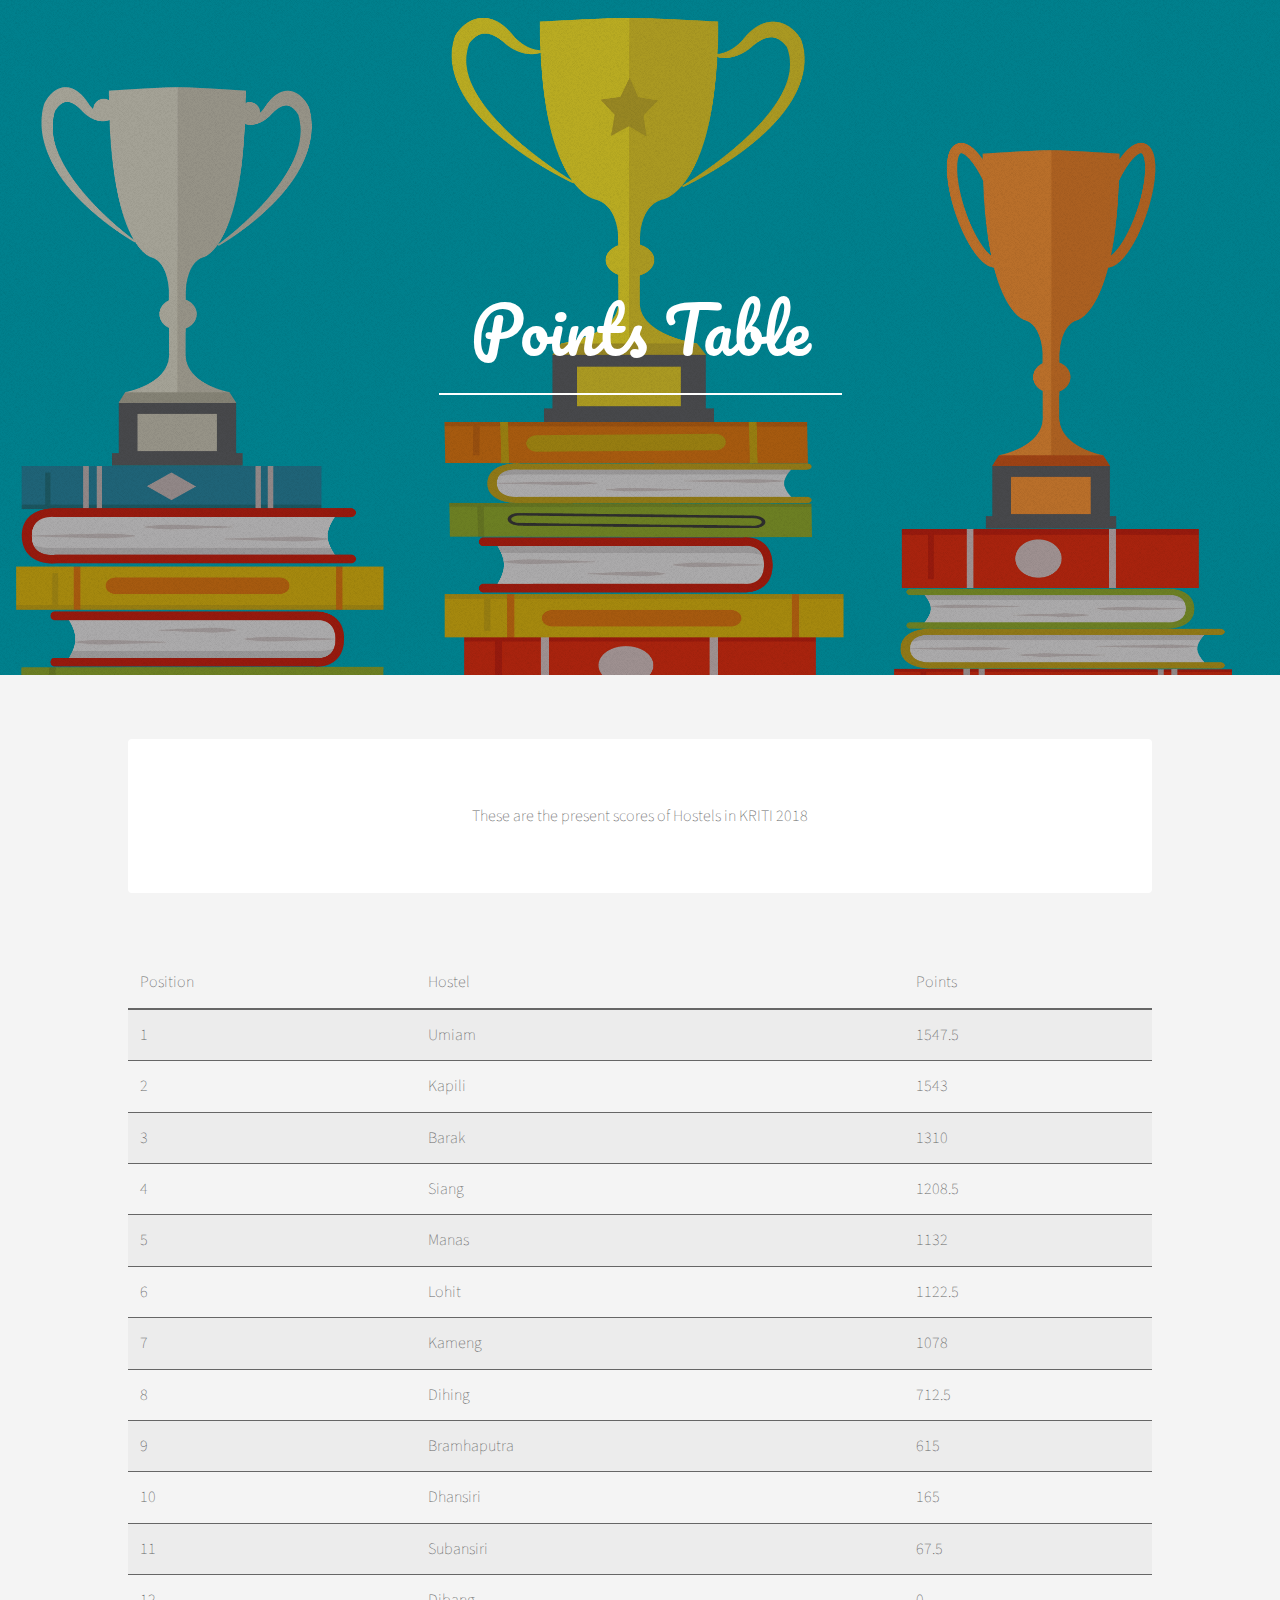
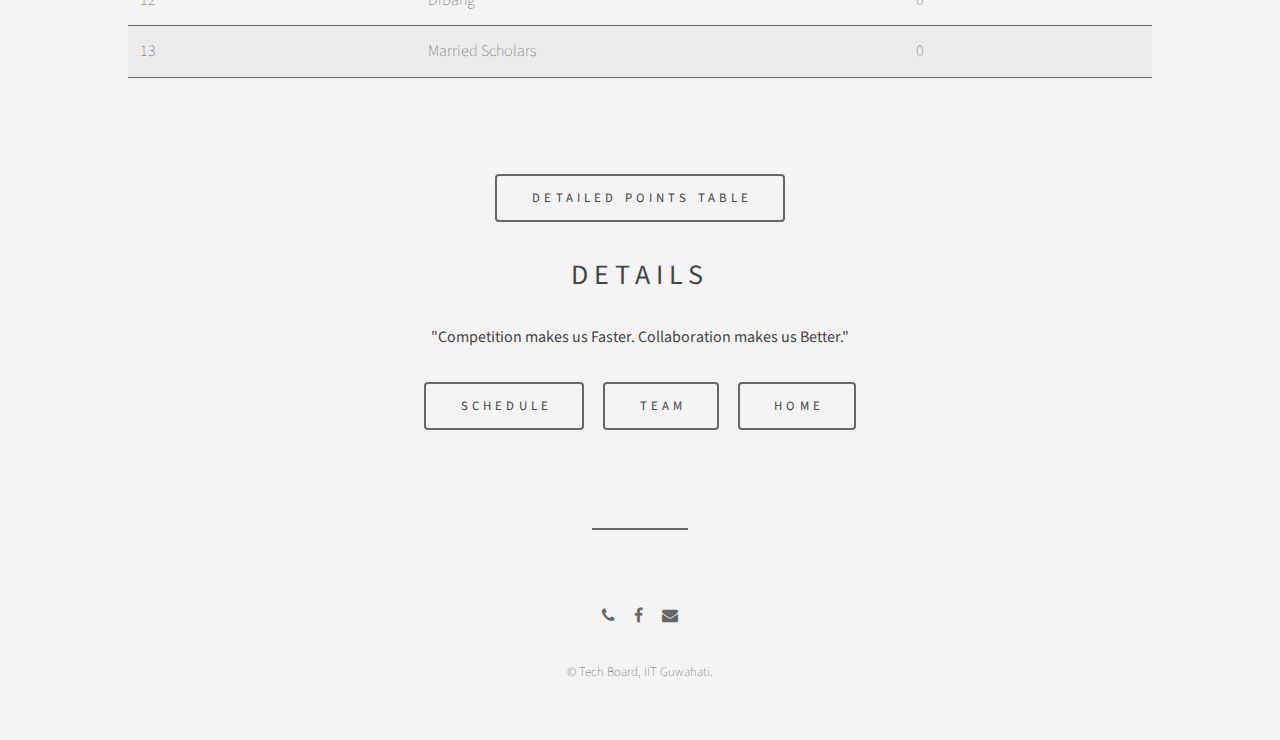
<file: score/index.html>
<!DOCTYPE HTML>
<html>
	<head>
		<title>Points Table | Kriti 2018</title>
		<meta charset="utf-8" />
		<meta name="viewport" content="width=device-width, initial-scale=1" />
		<link rel="stylesheet" href="../assets/css/main.css" />
    </head>
    <body>
        <header id="header" class="alt" style="background-image: url(../images/pointstable.jpg);">
            <div class="inner">
                <h1>Points Table</h1>
                <!-- <p>This Module is needed to brainstorm and pull the ideas together quickly. While most of brainstorming Events aren't new, more frequent and disciplined use of them can greatly enhance the possibilities to win.</p> -->
            </div>
        </header>
        <div id="wrapper">
                <section id="intro" class="main">
                    <p>These are the present scores of Hostels in KRITI 2018</p>
                </section>
                <section class="main">
                    <table id="points-table" style="display:none">
                        <thead>
                            <td>Position</td>
                            <td>Hostel</td>
                            <td>Points</td>
                        </thead>
                        <tr>
                            <td class="position-cell">1</td>
                            <td class="hostel-cell">Barak</td>
                            <td class="points-cell">1310</td>
                        </tr>
                        <tr>
                            <td class="position-cell">2</td>
                            <td class="hostel-cell">Bramhaputra</td>
                            <td class="points-cell">615</td>
                        </tr>
                        <tr>
                            <td class="position-cell">3</td>
                            <td class="hostel-cell">Dhansiri</td>
                            <td class="points-cell">165</td>
                        </tr>
                        <tr>
                            <td class="position-cell">4</td>
                            <td class="hostel-cell">Dibang</td>
                            <td class="points-cell">0</td>
                        </tr>
                        <tr>
                            <td class="position-cell">5</td>
                            <td class="hostel-cell">Dihing</td>
                            <td class="points-cell">712.5</td>
                        </tr>
                        <tr>
                            <td class="position-cell">6</td>
                            <td class="hostel-cell">Kameng</td>
                            <td class="points-cell">1078</td>
                        </tr>
                        <tr>
                            <td class="position-cell">7</td>
                            <td class="hostel-cell">Kapili</td>
                            <td class="points-cell">1543</td>
                        </tr>
                        <tr>
                            <td class="position-cell">8</td>
                            <td class="hostel-cell">Lohit</td>
                            <td class="points-cell">1122.5</td>
                        </tr>
                        <tr>
                            <td class="position-cell">9</td>
                            <td class="hostel-cell">Manas</td>
                            <td class="points-cell">1132</td>
                        </tr>
                        <tr>
                            <td class="position-cell">10</td>
                            <td class="hostel-cell">Married Scholars</td>
                            <td class="points-cell">0</td>
                        </tr>
                        <tr>
                            <td class="position-cell">11</td>
                            <td class="hostel-cell">Siang</td>
                            <td class="points-cell">1208.5</td>
                        </tr>
                        <tr>
                            <td class="position-cell">12</td>
                            <td class="hostel-cell">Subansiri</td>
                            <td class="points-cell">67.5</td>
                        </tr>
                        <tr>
                            <td class="position-cell">13</td>
                            <td class="hostel-cell">Umiam</td>
                            <td class="points-cell">1547.5</td>
                        </tr>
                    </table>
                </section>
                <section id="cta" class="main special">
                    <ul class="actions">
                        <li><a href="https://docs.google.com/spreadsheets/d/1eXPj6juehHQcyEriHV_9JNN8lDtrCPPkvTk5TBS_t-o/edit?usp=sharing" class="button big">Detailed Points Table</a></li>
                    </ul>

                    <h2>Details</h2>
                    <p><b>"Competition makes us Faster. Collaboration makes us Better."</b></p>
                    <ul class="actions">
                        <li><a href="../schedule/index.html" class="button big">Schedule</a></li>
                        <!-- <li><a href="../score/index.html" class="button big">Points Table</a></li> -->
                        <li><a href="../team/index.html" class="button big">Team</a></li>
                        <li><a href="../index.html" class="button big">Home</a></li>
                    </ul>
                </section>

                <!-- Footer -->
                    <footer id="footer">
                        <ul class="icons">
                            <li><a href="tel:9954250532" class="icon fa-phone"><span class="label">Phone</span></a></li>
                            <li><a href="https://www.facebook.com/techboard.iitg/" class="icon fa-facebook"><span class="label">Facebook</span></a></li>
                            <li><a href="mail:techsec@iitg.ac.in" class="icon fa-envelope"><span class="label">Email</span></a></li>
                        </ul>
                        <p class="copyright">&copy; Tech Board, IIT Guwahati.</p>
                    </footer>
    
            </div>
            <script src="../assets/js/jquery.min.js"></script>
            <script src="../assets/js/skel.min.js"></script>
            <script src="../assets/js/util.js"></script>
            <script src="../assets/js/main.js"></script>
            <script>
                $(document).ready(function(){
                    var hostels = $(".hostel-cell");
                    var points = $(".points-cell");
                    var positions = $(".position-cell");
                    var max = -1;
                    var max_i = 0;
                    var temphostel;
                    var temppoints;
                    points.map(function(){
                        console.log(this.innerHTML);
                    });
                    for (var i=0; i<12; i++){
                        max = parseInt(points[i].innerHTML);
                        max_i = i;
                        for (var j=i+1; j<13; j++){
                            if (max < parseInt(points[j].innerHTML)){
                                max = parseInt(points[j].innerHTML);
                                max_i = j;
                            }
                        }
                        console
                        temphostel = hostels[i].innerHTML;
                        temppoints = points[i].innerHTML;
                        hostels[i].innerHTML=hostels[max_i].innerHTML;
                        points[i].innerHTML=points[max_i].innerHTML;
                        hostels[max_i].innerHTML=temphostel;
                        points[max_i].innerHTML=temppoints;
                        if (i!=0){
                            if (parseInt(points[i].innerHTML)==parseInt(points[i-1].innerHTML)){
                                positions[i].innerHTML = positions[i-1].innerHTML;
                            }
                        }
                    }
                    $("#points-table").show();
                });
            </script>
        </div>
</file>
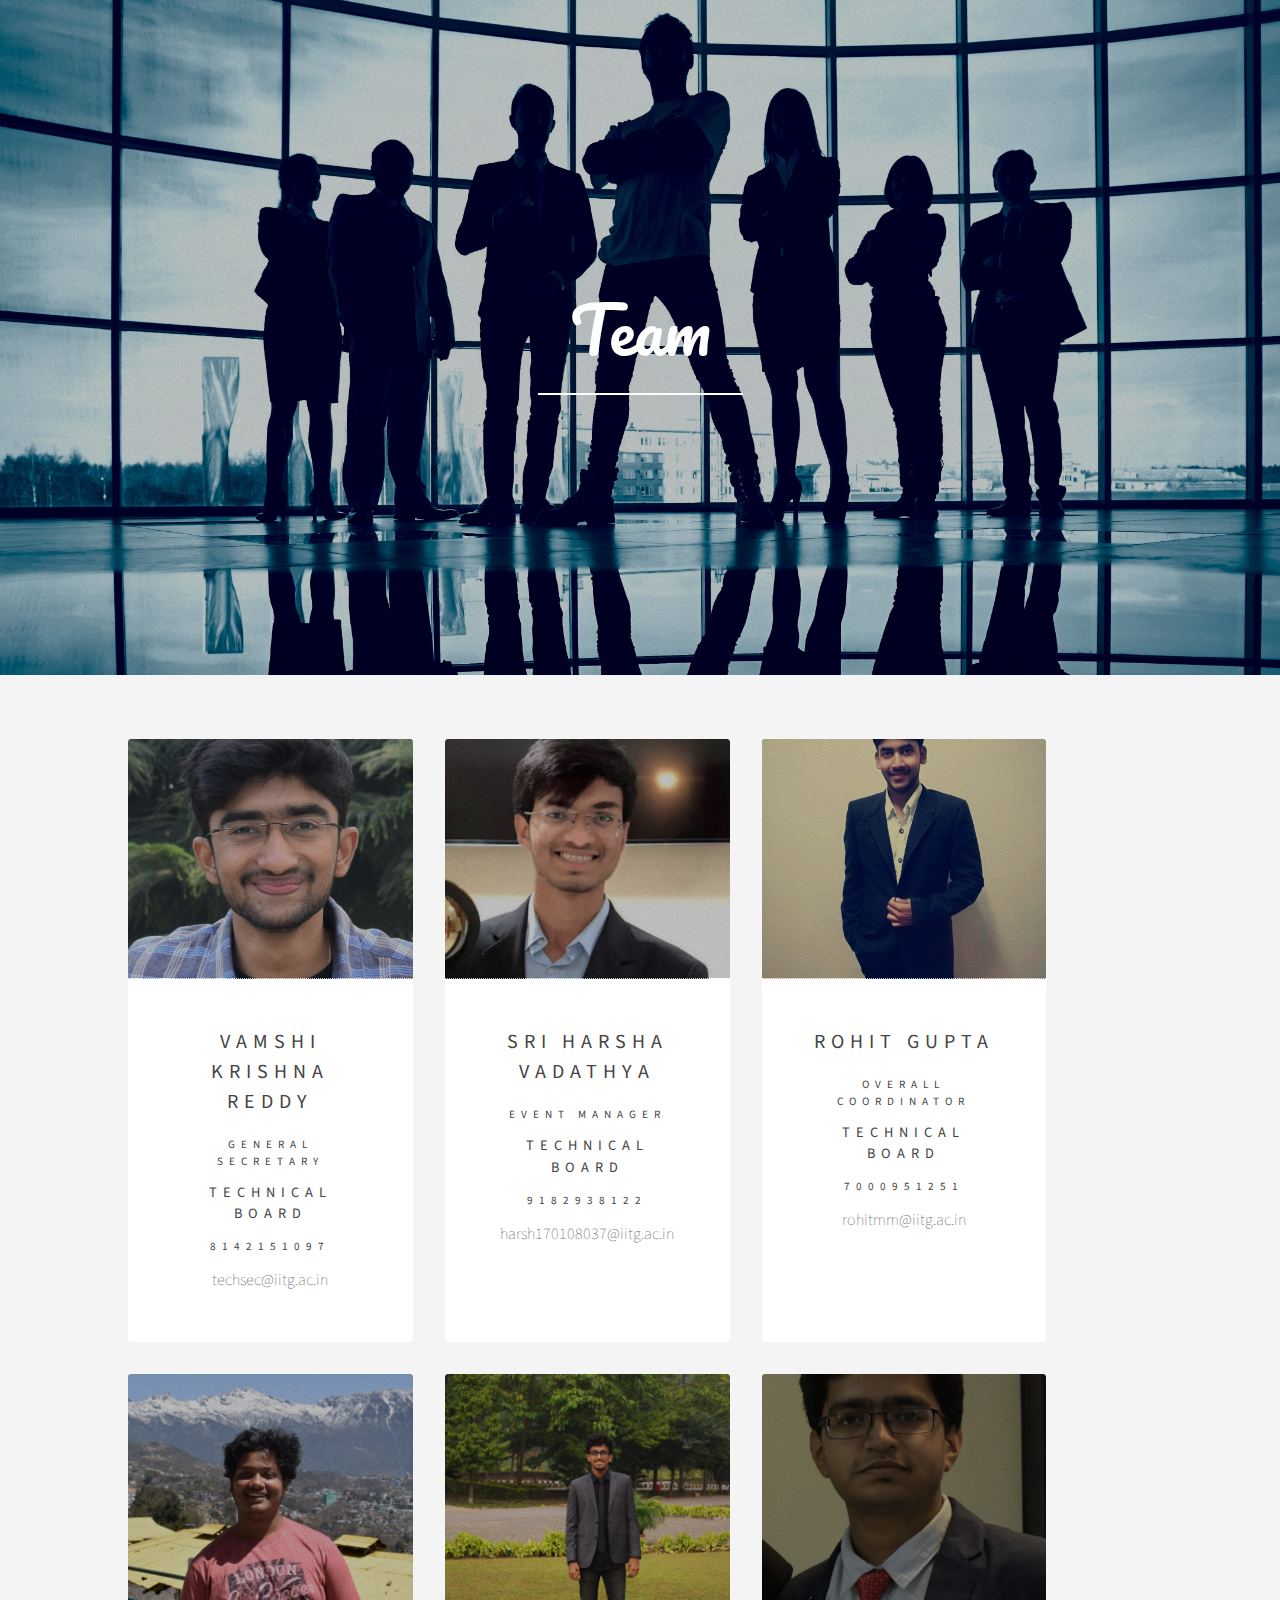
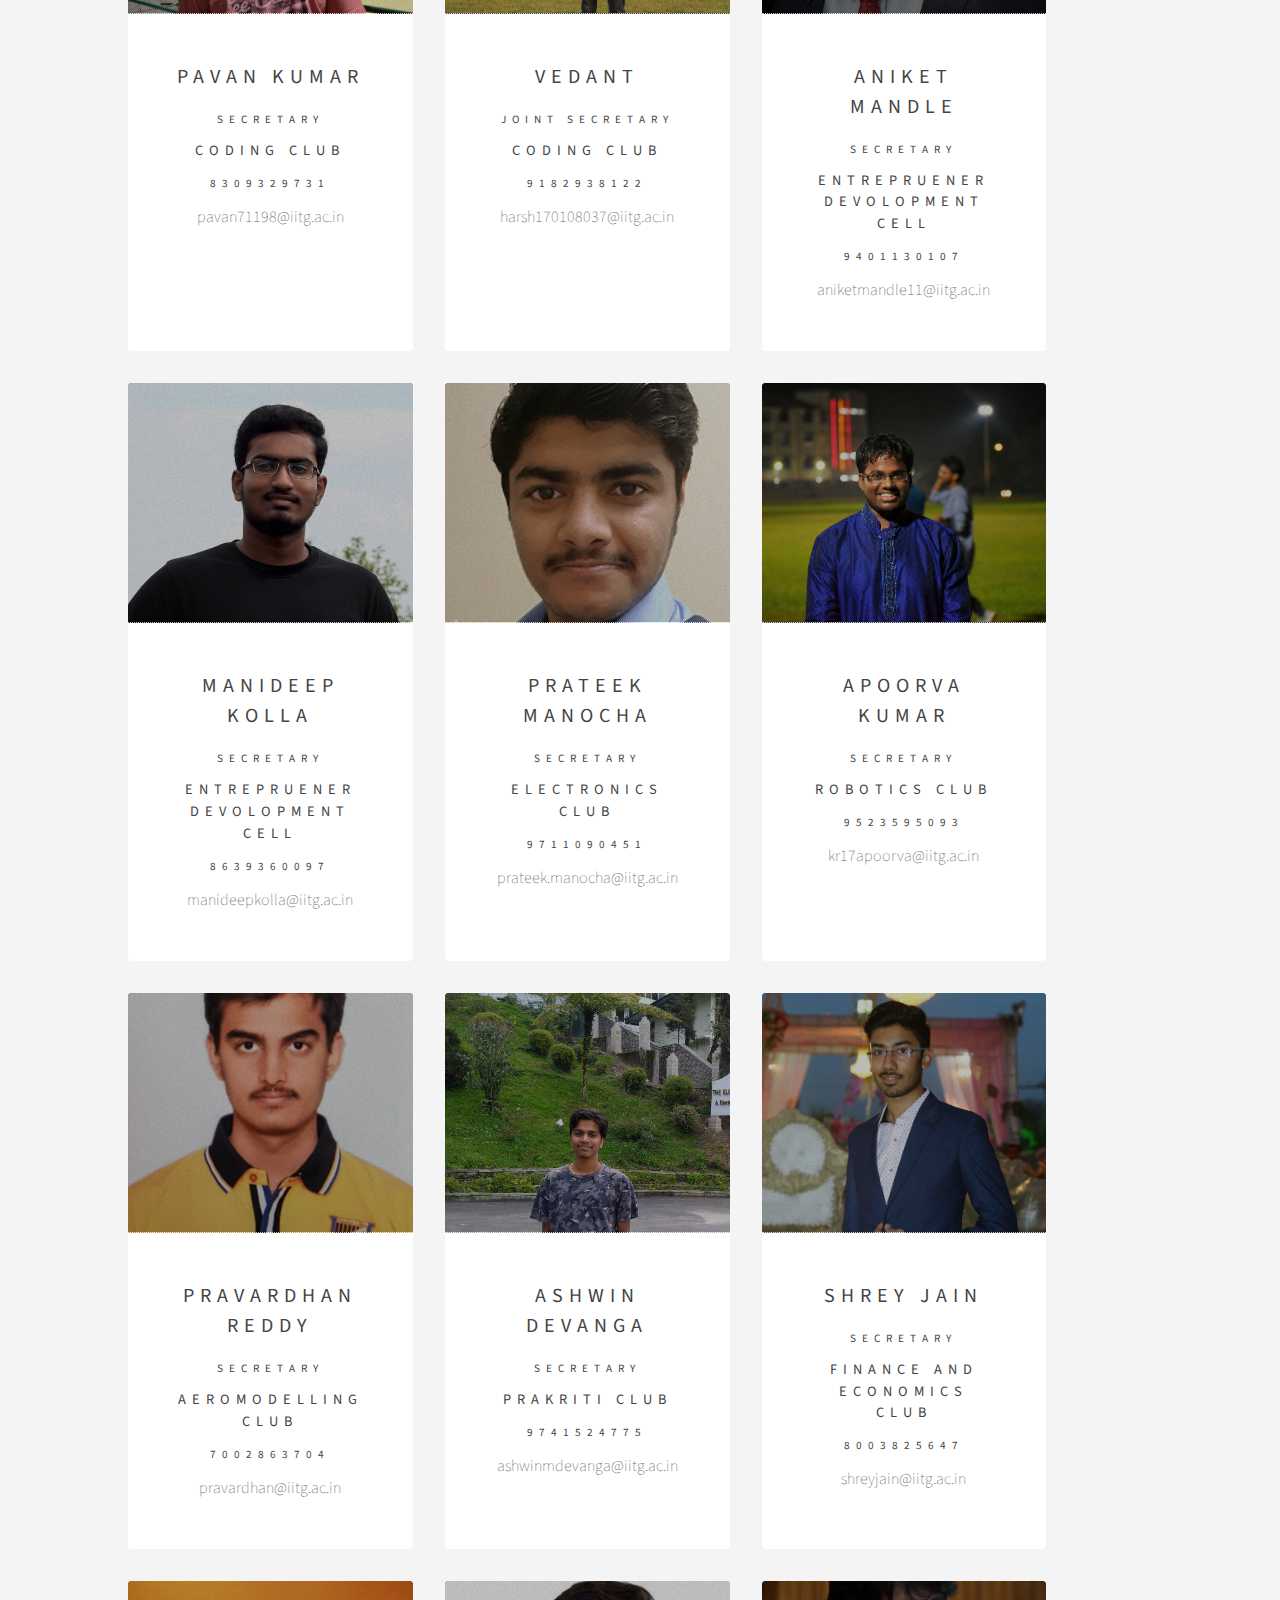
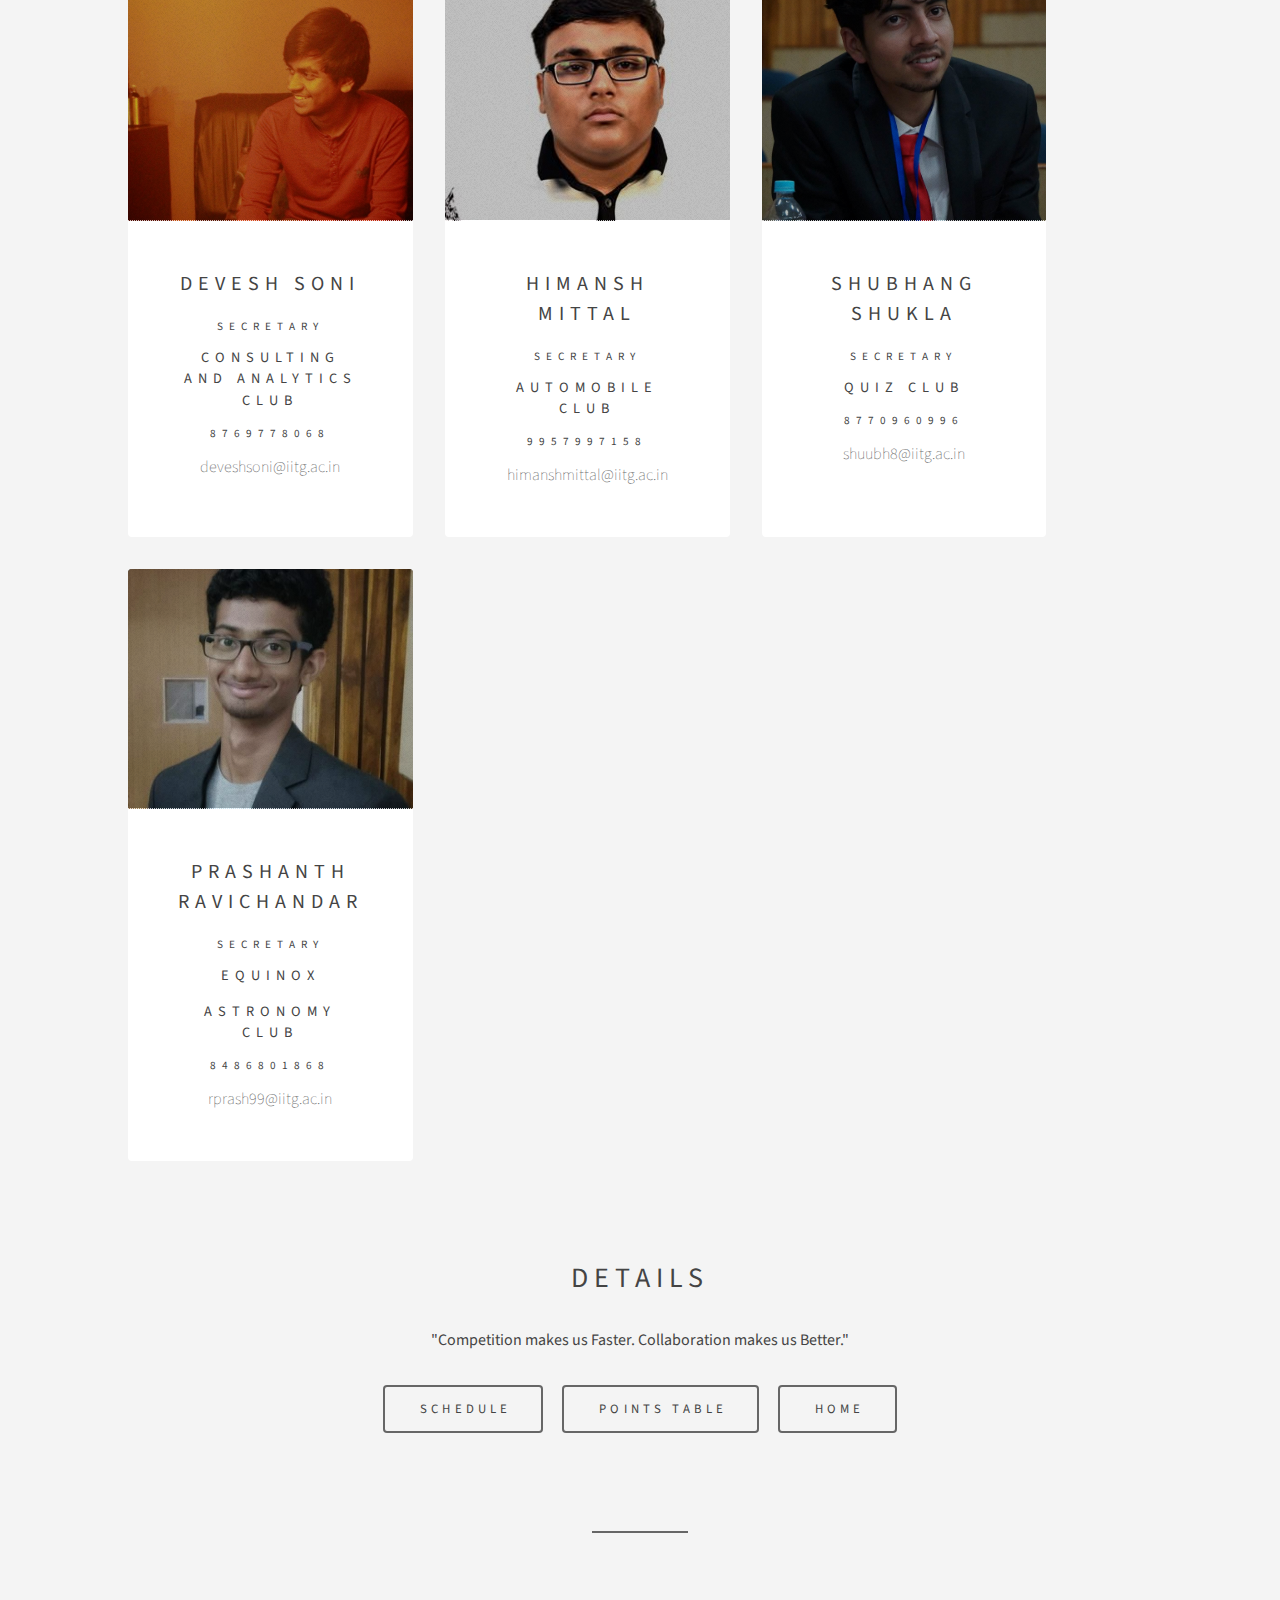
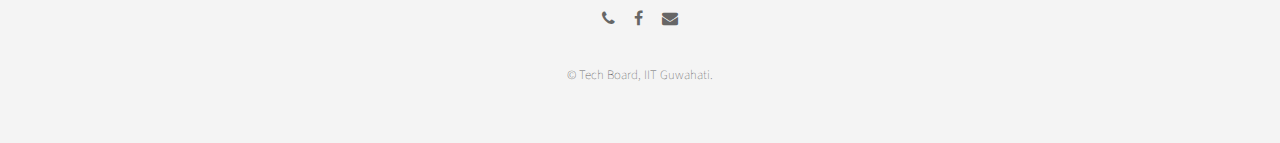
<file: team/index.html>
<!DOCTYPE HTML>
<html>
	<head>
		<title>Team | Kriti 2018</title>
		<meta charset="utf-8" />
		<meta name="viewport" content="width=device-width, initial-scale=1" />
		<link rel="stylesheet" href="../assets/css/main.css" />
	</head>
	<body>
		<header id="header" class="alt" style="background-image: url(../images/team.jpg);">
			<div class="inner">
				<h1>Team</h1>
				<!-- <p>This Module is needed to brainstorm and pull the ideas together quickly. While most of brainstorming Events aren't new, more frequent and disciplined use of them can greatly enhance the possibilities to win.</p> -->
			</div>
		</header>
		<div id="wrapper">
				<section class="main items">
					<article class="item" style="width: calc(30% - 2em)">
						<header>
							<a href="#"><img src="images/vamshi.jpg" alt="" /></a>
						</header>
						<p>
							<h3>Vamshi Krishna Reddy</h3>
							<h6>General Secretary</h6>
							<h5>Technical Board</h5>
							<h6>8142151097</h6>
							techsec@iitg.ac.in
						</p>
					</article>
					<article class="item" style="width: calc(30% - 2em)">
						<header>
							<a href="#"><img src="images/harsha.jpg" alt="" /></a>
						</header>
						<p>
							<h3>Sri Harsha Vadathya</h3>
							<h6>Event Manager</h6>
							<h5>Technical Board</h5>
							<h6>9182938122</h6>
							harsh170108037@iitg.ac.in
						</p>
					</article>
					<article class="item" style="width: calc(30% - 2em)">
						<header>
							<a href="#"><img src="images/rohit.jpg" alt="" /></a>
						</header>
						<p>
							<h3>Rohit Gupta</h3>
							<h6>Overall Coordinator</h6>
							<h5>Technical Board</h5>
							<h6>7000951251</h6>
							rohitmm@iitg.ac.in
						</p>
						</article>
					<article class="item" style="width: calc(30% - 2em)">
						<header>
							<a href="#"><img src="images/pavan.jpg" alt="" /></a>
						</header>
						<p>
							<h3>Pavan Kumar</h3>
							<h6>Secretary</h6>
							<h5>Coding Club</h5>
							<h6>8309329731</h6>
							pavan71198@iitg.ac.in
						</p>
					</article>
					<article class="item" style="width: calc(30% - 2em)">
						<header>
							<a href="#"><img src="images/vedant.jpg" alt="" /></a>
						</header>
						<p>
							<h3>vedant </h3>
							<h6>Joint Secretary</h6>
							<h5>coding club</h5>
							<h6>9182938122</h6>
							harsh170108037@iitg.ac.in
						</p>
					</article>
					<article class="item" style="width: calc(30% - 2em)">
						<header>
							<a href="#"><img src="images/aniket.png" alt="" /></a>
						</header>
						<p>
							<h3>Aniket Mandle</h3>
							<h6>Secretary</h6>
							<h5>Entrepruener Devolopment cell</h5>
							<h6>9401130107</h6>
							aniketmandle11@iitg.ac.in
						</p>
					</article>
					<article class="item" style="width: calc(30% - 2em)">
						<header>
							<a href="#"><img src="images/manideep.jpg" alt="" /></a>
						</header>
						<p>
							<h3>Manideep Kolla</h3>
							<h6>Secretary</h6>
							<h5>Entrepruener Devolopment cell</h5>
							<h6>8639360097</h6>
							manideepkolla@iitg.ac.in
						</p>
					</article>
					<article class="item" style="width: calc(30% - 2em)">
						<header>
							<a href="#"><img src="images/prateek.png" alt="" /></a>
						</header>
						<p>
							<h3>Prateek Manocha</h3>
							<h6>Secretary</h6>
							<h5>Electronics Club</h5>
							<h6>9711090451</h6>
							prateek.manocha@iitg.ac.in
						</p>
					</article>
					<article class="item" style="width: calc(30% - 2em)">
						<header>
							<a href="#"><img src="images/apoorva.jpg" alt="" /></a>
						</header>
						<p>
							<h3>Apoorva Kumar</h3>
							<h6>Secretary</h6>
							<h5>Robotics Club</h5>
							<h6>9523595093</h6>
							kr17apoorva@iitg.ac.in
						</p>
					</article>
					<article class="item" style="width: calc(30% - 2em)">
						<header>
							<a href="#"><img src="images/pravardhan.jpg" alt="" /></a>
						</header>
						<p>
							<h3>Pravardhan Reddy</h3>
							<h6>secretary</h6>
							<h5>Aeromodelling Club</h5>
							<h6>7002863704</h6>
							pravardhan@iitg.ac.in
						</p>
					</article>
					<article class="item" style="width: calc(30% - 2em)">
						<header>
							<a href="#"><img src="images/ashwin.jpg" alt="" /></a>
						</header>
						<p>
							<h3>Ashwin Devanga</h3>
							<h6>secretary</h6>
							<h5>Prakriti Club</h5>
							<h6>9741524775</h6>
							ashwinmdevanga@iitg.ac.in
						</p>
					</article>
					<article class="item" style="width: calc(30% - 2em)">
						<header>
							<a href="#"><img src="images/shrey.jpg" alt="" /></a>
						</header>
						<p>
							<h3>Shrey Jain</h3>
							<h6>secretary</h6>
							<h5>Finance and Economics Club</h5>
							<h6>8003825647</h6>
							shreyjain@iitg.ac.in
						</p>
					</article>
					<article class="item" style="width: calc(30% - 2em)">
						<header>
							<a href="#"><img src="images/devesh.jpg" alt="" /></a>
						</header>
						<p>
							<h3>Devesh Soni</h3>
							<h6>secretary</h6>
							<h5>Consulting and Analytics Club</h5>
							<h6>8769778068</h6>
							deveshsoni@iitg.ac.in
						</p>
					</article>
					<article class="item" style="width: calc(30% - 2em)">
						<header>
							<a href="#"><img src="images/himansh.jpg" alt="" /></a>
						</header>
						<p>
							<h3>Himansh Mittal</h3>
							<h6>secretary</h6>
							<h5>Automobile Club</h5>
							<h6>9957997158</h6>
							himanshmittal@iitg.ac.in
						</p>
					</article>
					<article class="item" style="width: calc(30% - 2em)">
						<header>
							<a href="#"><img src="images/shubhang.jpg" alt="" /></a>
						</header>
						<p>
							<h3>Shubhang Shukla</h3>
							<h6>secretary</h6>
							<h5>Quiz Club</h5>
							<h6>8770960996</h6>
							shuubh8@iitg.ac.in
						</p>
					</article>
					<article class="item" style="width: calc(30% - 2em)">
						<header>
							<a href="#"><img src="images/prashanth.jpg" alt="" /></a>
						</header>
						<p>
							<h3>Prashanth Ravichandar</h3>
							<h6>secretary</h6>
							<h5>Equinox<h5>
							<h5>Astronomy club</h5>
							<h6>8486801868</h6>
							rprash99@iitg.ac.in
						</p>
					</article>
				</section>
				<section id="cta" class="main special">
                        <h2>Details</h2>
                        <p><b>"Competition makes us Faster. Collaboration makes us Better."</b></p>
                        <ul class="actions">
                            <li><a href="../schedule/index.html" class="button big">Schedule</a></li>
                            <li><a href="../score/index.html" class="button big">Points Table</a></li>
							<!-- <li><a href="../team/index.html" class="button big">Team</a></li> -->
							<li><a href="../index.html" class="button big">Home</a></li>
                        </ul>
                    </section>

                <!-- Footer -->
                    <footer id="footer">
                        <ul class="icons">
                            <li><a href="tel:9954250532" class="icon fa-phone"><span class="label">Phone</span></a></li>
                            <li><a href="https://www.facebook.com/techboard.iitg/" class="icon fa-facebook"><span class="label">Facebook</span></a></li>
                            <li><a href="mail:techsec@iitg.ac.in" class="icon fa-envelope"><span class="label">Email</span></a></li>
                        </ul>
                        <p class="copyright">&copy; Tech Board, IIT Guwahati.</p>
                    </footer>
    
            </div>
            <script src="../assets/js/jquery.min.js"></script>
            <script src="../assets/js/skel.min.js"></script>
            <script src="../assets/js/util.js"></script>
			<script src="../assets/js/main.js"></script>
	</body>
</html>
</file>
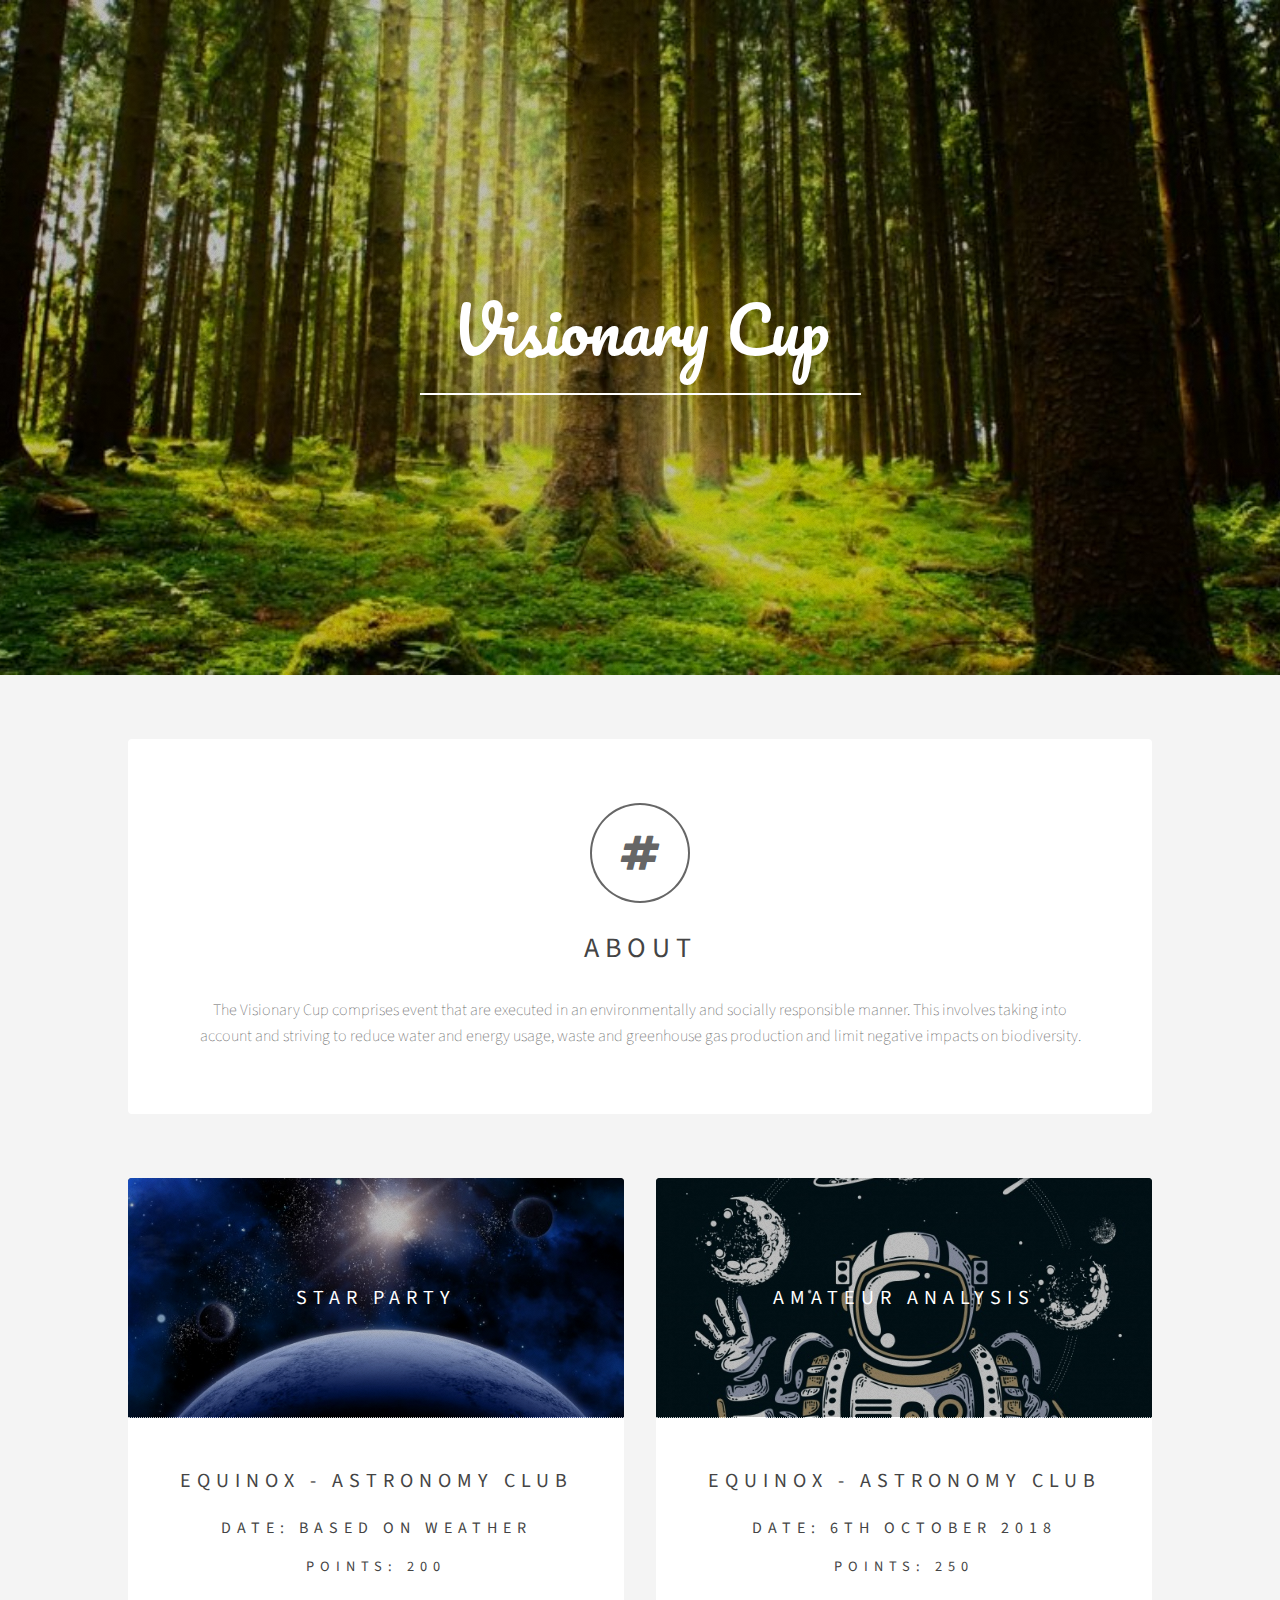
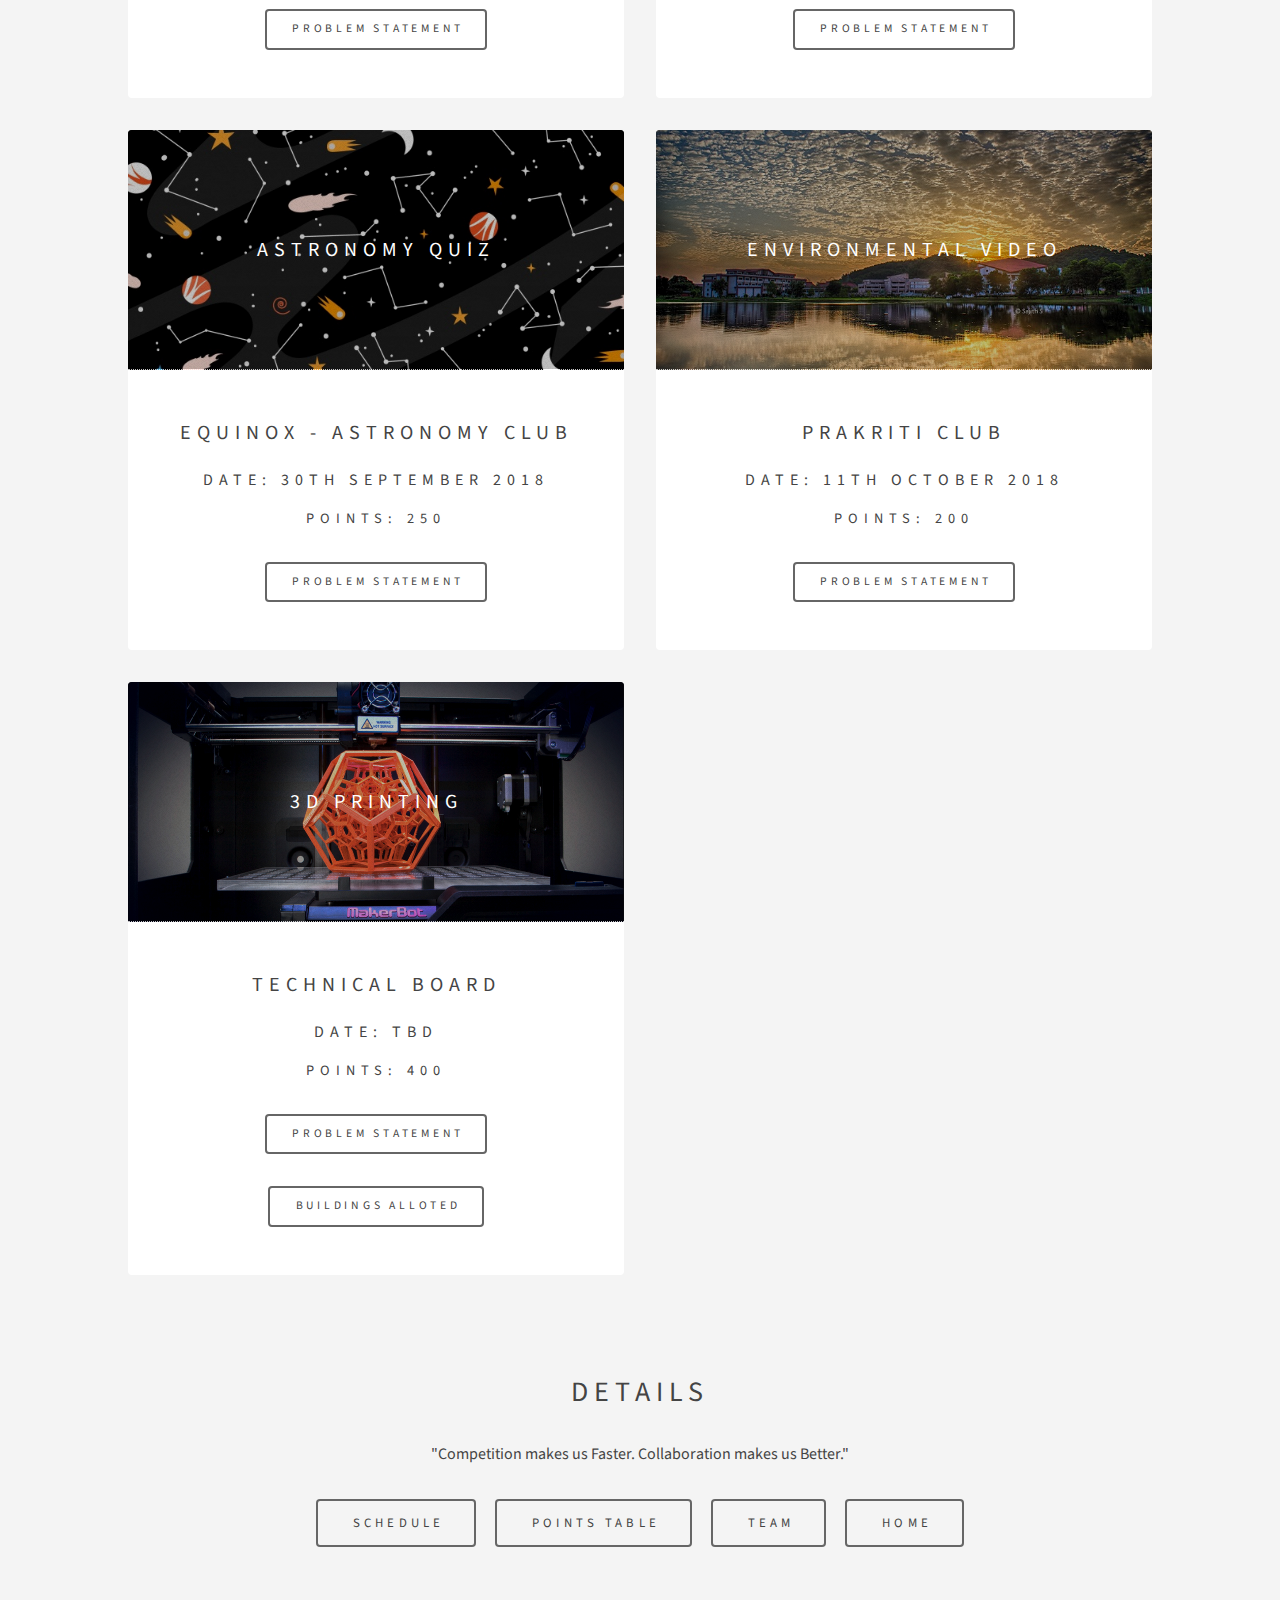
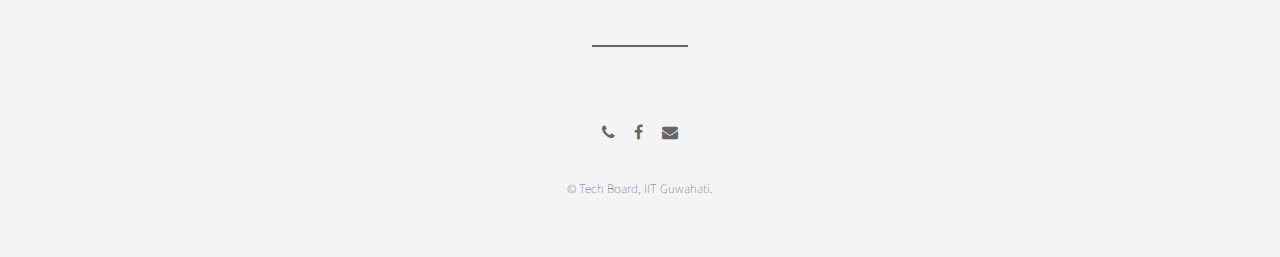
<file: vision/index.html>
<!DOCTYPE HTML>
<html>
	<head>
		<title>Visionary Cup | Kriti 2018</title>
		<meta charset="utf-8" />
		<meta name="viewport" content="width=device-width, initial-scale=1" />
		<link rel="stylesheet" href="../assets/css/main.css" />
    </head>
    <body>
        <header id="header" class="alt" style="background-image: url(images/banner.jpeg);">
            <div class="inner">
                <h1>Visionary Cup</h1>
                <!-- <p>This Module is needed to brainstorm and pull the ideas together quickly. While most of brainstorming Events aren't new, more frequent and disciplined use of them can greatly enhance the possibilities to win.</p> -->
            </div>
        </header>
        <div id="wrapper">
            <section id="intro" class="main">
                <span class="icon fa-hashtag major"></span>
                <h2>About</h2>
                <p>The Visionary Cup comprises event that are executed in an environmentally and socially responsible manner. This involves taking into account and striving to reduce water and energy usage, waste and greenhouse gas production and limit negative impacts on biodiversity.</p>
            </section>
            <section class="main items">

                <article class="item">
                    <header>
                        <a href="#"><img src="images/starparty.jpg" alt="" /></a>
                        <h3>Star Party</h3>
                    </header>
                    <p>
                        <h3>Equinox - Astronomy Club</h3>
                        <h4>Date: Based on Weather</h4>
                        <h5>Points: 200</h5>
                    </p>
                    <ul class="actions">
                        <li><a href="ps/Star-Party.pdf" class="button" target="_blank">Problem Statement</a></li>
                    </ul>
                </article>

                <article class="item">
                    <header>
                        <a href="#"><img src="images/astro.jpg" alt="" /></a>
                        <h3>Amateur Analysis</h3>
                    </header>
                    <p>
                        <h3>Equinox - Astronomy Club</h3>
                        <h4>Date: 6th October 2018</h4>
                        <h5>Points: 250</h5>
                    </p>
                    <ul class="actions">
                        <li><a href="ps/Amateur-Analysis.pdf" class="button" target="_blank">Problem Statement</a></li>
                    </ul>
                </article>

                <article class="item">
                    <header>
                        <a href="#"><img src="images/astroquiz.jpg" alt="" /></a>
                        <h3>Astronomy Quiz</h3>
                    </header>
                    <p>
                        <h3>Equinox - Astronomy Club</h3>
                        <h4>Date: 30th September 2018</h4>
                        <h5>Points: 250</h5>
                    </p>
                    <ul class="actions">
                        <li><a href="ps/Astronomy-Quiz.pdf" class="button" target="_blank">Problem Statement</a></li>
                    </ul>
                </article>

                <article class="item">
                    <header>
                        <a href="#"><img src="images/prakriti.jpg" alt="" /></a>
                        <h3>Environmental Video</h3>
                    </header>
                    <p>
                        <h3>Prakriti Club</h3>
                        <h4>Date: 11th October 2018</h4>
                        <h5>Points: 200</h5>
                    </p>
                    <ul class="actions">
                        <li><a href="ps/prakriti.pdf" class="button" target="_blank">Problem Statement</a></li>
                    </ul>
                </article>

                <article class="item">
                    <header>
                        <a href="#"><img src="images/3dprint.png" alt="" /></a>
                        <h3>3D Printing</h3>
                    </header>
                    <p>
                        <h3>Technical Board</h3>
                        <h4>Date: TBD</h4>
                        <h5>Points: 400</h5>
                    </p>
                    <ul class="actions">
                        <li><a href="ps/3D-printing.pdf" class="button" target="_blank">Problem Statement</a></li>
                    </ul>
                    <ul class="actions">
                        <li><a href="ps/chit-picking.pdf" class="button" target="_blank">Buildings Alloted</a></li>
                    </ul>
                </article>

            </section>
            <section id="cta" class="main special">
                    <h2>Details</h2>
                    <p><b>"Competition makes us Faster. Collaboration makes us Better."</b></p>
                    <ul class="actions">
                        <li><a href="../schedule/index.html" class="button big">Schedule</a></li>
                        <li><a href="../score/index.html" class="button big">Points Table</a></li>
                        <li><a href="../team/index.html" class="button big">Team</a></li>
                        <li><a href="../index.html" class="button big">Home</a></li>
                    </ul>
                </section>

            <!-- Footer -->
                <footer id="footer">
                    <ul class="icons">
                        <li><a href="tel:9954250532" class="icon fa-phone"><span class="label">Phone</span></a></li>
                        <li><a href="https://www.facebook.com/techboard.iitg/" class="icon fa-facebook"><span class="label">Facebook</span></a></li>
                        <li><a href="mail:techsec@iitg.ac.in" class="icon fa-envelope"><span class="label">Email</span></a></li>
                    </ul>
                    <p class="copyright">&copy; Tech Board, IIT Guwahati.</p>
                </footer>

        </div>
        <script src="../assets/js/jquery.min.js"></script>
        <script src="../assets/js/skel.min.js"></script>
        <script src="../assets/js/util.js"></script>
        <script src="../assets/js/main.js"></script>
    </body>
</html>
</file>
<file: assets/css/main.css>
@import url(font-awesome.min.css);
@import url("https://fonts.googleapis.com/css?family=Pacifico|Source+Sans+Pro:200,400");

/*
	Epilogue by TEMPLATED
	templated.co @templatedco
	Released for free under the Creative Commons Attribution 3.0 license (templated.co/license)
*/

/* Reset */

	html, body, div, span, applet, object, iframe, h1, h2, h3, h4, h5, h6, p, blockquote, pre, a, abbr, acronym, address, big, cite, code, del, dfn, em, img, ins, kbd, q, s, samp, small, strike, strong, sub, sup, tt, var, b, u, i, center, dl, dt, dd, ol, ul, li, fieldset, form, label, legend, table, caption, tbody, tfoot, thead, tr, th, td, article, aside, canvas, details, embed, figure, figcaption, footer, header, hgroup, menu, nav, output, ruby, section, summary, time, mark, audio, video {
		margin: 0;
		padding: 0;
		border: 0;
		font-size: 100%;
		font: inherit;
		vertical-align: baseline;
	}

	article, aside, details, figcaption, figure, footer, header, hgroup, menu, nav, section {
		display: block;
	}

	body {
		line-height: 1;
	}

	ol, ul {
		list-style: none;
	}

	blockquote, q {
		quotes: none;
	}

	blockquote:before, blockquote:after, q:before, q:after {
		content: '';
		content: none;
	}

	table {
		border-collapse: collapse;
		border-spacing: 0;
	}

	body {
		-webkit-text-size-adjust: none;
	}

/* Box Model */

	*, *:before, *:after {
		-moz-box-sizing: border-box;
		-webkit-box-sizing: border-box;
		box-sizing: border-box;
	}

/* Basic */

	@-ms-viewport {
		width: device-width;
	}

	body {
		-ms-overflow-style: scrollbar;
	}

	@media screen and (max-width: 480px) {

		html, body {
			min-width: 320px;
		}

	}

	body {
		background: #f4f4f4;
	}

		body.is-loading *, body.is-loading *:before, body.is-loading *:after {
			-moz-animation: none !important;
			-webkit-animation: none !important;
			-ms-animation: none !important;
			animation: none !important;
			-moz-transition: none !important;
			-webkit-transition: none !important;
			-ms-transition: none !important;
			transition: none !important;
		}

/* Type */

	body {
		background-color: #f4f4f4;
		color: #666666;
	}

	body, input, select, textarea {
		font-family: "Source Sans Pro", Helvetica, sans-serif;
		font-size: 17pt;
		font-weight: 200;
		line-height: 1.65;
	}

		@media screen and (max-width: 1680px) {

			body, input, select, textarea {
				font-size: 13pt;
			}

		}

		@media screen and (max-width: 1280px) {

			body, input, select, textarea {
				font-size: 12pt;
			}

		}

		@media screen and (max-width: 360px) {

			body, input, select, textarea {
				font-size: 11pt;
			}

		}

	a {
		-moz-transition: color 0.2s ease, border-bottom-color 0.2s ease;
		-webkit-transition: color 0.2s ease, border-bottom-color 0.2s ease;
		-ms-transition: color 0.2s ease, border-bottom-color 0.2s ease;
		transition: color 0.2s ease, border-bottom-color 0.2s ease;
		text-decoration: none;
		border-bottom: dotted 1px;
	}

		a:hover {
			border-bottom-color: transparent;
		}

	strong, b {
		font-weight: 400;
	}

	em, i {
		font-style: italic;
	}

	p {
		margin: 0 0 2em 0;
	}

	h1, h2, h3, h4, h5, h6 {
		font-weight: 400;
		line-height: 1.5;
		margin: 0 0 1em 0;
		text-transform: uppercase;
		letter-spacing: 0.375rem;
	}

		h1 a, h2 a, h3 a, h4 a, h5 a, h6 a {
			color: inherit;
			text-decoration: none;
		}

	h1 {
		font-size: 2em;
	}

	h2 {
		font-size: 1.75em;
	}

	h3 {
		font-size: 1.25em;
	}

	h4 {
		font-size: 1em;
	}

	h5 {
		font-size: 0.9em;
	}

	h6 {
		font-size: 0.7em;
	}

	@media screen and (max-width: 736px) {

		h1 {
			font-size: 1.5em;
		}

		h2 {
			font-size: 1.25em;
		}

		h3 {
			font-size: 1em;
		}

	}

	sub {
		font-size: 0.8em;
		position: relative;
		top: 0.5em;
	}

	sup {
		font-size: 0.8em;
		position: relative;
		top: -0.5em;
	}

	blockquote {
		border-left: solid 4px;
		font-style: italic;
		margin: 0 0 2em 0;
		padding: 0.5em 0 0.5em 2em;
	}

	code {
		border-radius: 4px;
		border: solid 1px;
		font-family: "Courier New", monospace;
		font-size: 0.9em;
		margin: 0 0.25em;
		padding: 0.25em 0.65em;
	}

	pre {
		-webkit-overflow-scrolling: touch;
		font-family: "Courier New", monospace;
		font-size: 0.9em;
		margin: 0 0 2em 0;
	}

		pre code {
			display: block;
			line-height: 1.75;
			padding: 1em 1.5em;
			overflow-x: auto;
		}

	hr {
		border: 0;
		border-bottom: solid 1px;
		margin: 2em 0;
	}

		hr.major {
			margin: 3em 0;
		}

	.align-left {
		text-align: left;
	}

	.align-center {
		text-align: center;
	}

	.align-right {
		text-align: right;
	}

	input, select, textarea {
		color: #444444;
	}

	a {
		color: inherit;
	}

		a:hover {
			color: #EF6480 !important;
		}

	strong, b {
		color: #444444;
	}

	h1, h2, h3, h4, h5, h6 {
		color: #444444;
	}

	blockquote {
		border-left-color: #666666;
	}

	code {
		background: rgba(144, 144, 144, 0.075);
		border-color: #666666;
	}

	hr {
		border-bottom-color: #666666;
	}

/* Box */

	.box {
		border-radius: 4px;
		border: solid 1px;
		margin-bottom: 2em;
		padding: 1.5em;
	}

		.box > :last-child,
		.box > :last-child > :last-child,
		.box > :last-child > :last-child > :last-child {
			margin-bottom: 0;
		}

		.box.alt {
			border: 0;
			border-radius: 0;
			padding: 0;
		}

	.box {
		border-color: #666666;
	}

/* Button */

	input[type="submit"],
	input[type="reset"],
	input[type="button"],
	button,
	.button {
		-moz-appearance: none;
		-webkit-appearance: none;
		-ms-appearance: none;
		appearance: none;
		-moz-transition: box-shadow 0.2s ease-in-out, background-color 0.2s ease-in-out, color 0.2s ease-in-out;
		-webkit-transition: box-shadow 0.2s ease-in-out, background-color 0.2s ease-in-out, color 0.2s ease-in-out;
		-ms-transition: box-shadow 0.2s ease-in-out, background-color 0.2s ease-in-out, color 0.2s ease-in-out;
		transition: box-shadow 0.2s ease-in-out, background-color 0.2s ease-in-out, color 0.2s ease-in-out;
		border-radius: 4px;
		border: 0;
		cursor: pointer;
		display: inline-block;
		font-weight: 400;
		height: 3.5em;
		line-height: 3.5em;
		padding: 0 2em 0 2.375em;
		text-align: center;
		text-decoration: none;
		white-space: nowrap;
		text-transform: uppercase;
		letter-spacing: 0.325em;
		font-size: 0.725em;
	}

		input[type="submit"].icon:before,
		input[type="reset"].icon:before,
		input[type="button"].icon:before,
		button.icon:before,
		.button.icon:before {
			margin-right: 0.5em;
		}

		input[type="submit"].fit,
		input[type="reset"].fit,
		input[type="button"].fit,
		button.fit,
		.button.fit {
			display: block;
			margin: 0 0 1em 0;
			width: 100%;
		}

		input[type="submit"].big,
		input[type="reset"].big,
		input[type="button"].big,
		button.big,
		.button.big {
			font-size: 0.8em;
			padding: 0 2.5em 0 2.875em;
			height: 3.75em;
			line-height: 3.75em;
		}

		input[type="submit"].disabled, input[type="submit"]:disabled,
		input[type="reset"].disabled,
		input[type="reset"]:disabled,
		input[type="button"].disabled,
		input[type="button"]:disabled,
		button.disabled,
		button:disabled,
		.button.disabled,
		.button:disabled {
			-moz-pointer-events: none;
			-webkit-pointer-events: none;
			-ms-pointer-events: none;
			pointer-events: none;
			opacity: 0.25;
		}

		@media screen and (max-width: 480px) {

			input[type="submit"],
			input[type="reset"],
			input[type="button"],
			button,
			.button {
				padding: 0;
			}

		}

	input[type="submit"],
	input[type="reset"],
	input[type="button"],
	button,
	.button {
		background-color: transparent;
		box-shadow: inset 0 0 0 2px #666666;
		color: #444444 !important;
	}

		input[type="submit"]:hover,
		input[type="reset"]:hover,
		input[type="button"]:hover,
		button:hover,
		.button:hover {
			color: #EF6480 !important;
			box-shadow: inset 0 0 0 2px #EF6480;
		}

		input[type="submit"]:active,
		input[type="reset"]:active,
		input[type="button"]:active,
		button:active,
		.button:active {
			background-color: rgba(239, 100, 128, 0.15);
		}

		input[type="submit"].icon:before,
		input[type="reset"].icon:before,
		input[type="button"].icon:before,
		button.icon:before,
		.button.icon:before {
			color: #999999;
		}

/* Form */

	form {
		margin: 0 0 2em 0;
	}

	label {
		display: block;
		font-size: 0.9em;
		font-weight: 400;
		margin: 0 0 1em 0;
	}

	input[type="text"],
	input[type="password"],
	input[type="email"],
	select,
	textarea {
		-moz-appearance: none;
		-webkit-appearance: none;
		-ms-appearance: none;
		appearance: none;
		border-radius: 4px;
		border: none;
		border: solid 1px;
		color: inherit;
		display: block;
		outline: 0;
		padding: 0 1em;
		text-decoration: none;
		width: 100%;
	}

		input[type="text"]:invalid,
		input[type="password"]:invalid,
		input[type="email"]:invalid,
		select:invalid,
		textarea:invalid {
			box-shadow: none;
		}

	.select-wrapper {
		text-decoration: none;
		display: block;
		position: relative;
	}

		.select-wrapper:before {
			-moz-osx-font-smoothing: grayscale;
			-webkit-font-smoothing: antialiased;
			font-family: FontAwesome;
			font-style: normal;
			font-weight: normal;
			text-transform: none !important;
		}

		.select-wrapper:before {
			content: '\f078';
			display: block;
			height: 2.75em;
			line-height: 2.75em;
			pointer-events: none;
			position: absolute;
			right: 0;
			text-align: center;
			top: 0;
			width: 2.75em;
		}

		.select-wrapper select::-ms-expand {
			display: none;
		}

	input[type="text"],
	input[type="password"],
	input[type="email"],
	select {
		height: 2.75em;
	}

	textarea {
		padding: 0.75em 1em;
	}

	input[type="checkbox"],
	input[type="radio"] {
		-moz-appearance: none;
		-webkit-appearance: none;
		-ms-appearance: none;
		appearance: none;
		display: block;
		float: left;
		margin-right: -2em;
		opacity: 0;
		width: 1em;
		z-index: -1;
	}

		input[type="checkbox"] + label,
		input[type="radio"] + label {
			text-decoration: none;
			cursor: pointer;
			display: inline-block;
			font-size: 1em;
			font-weight: 200;
			padding-left: 2.4em;
			padding-right: 0.75em;
			position: relative;
		}

			input[type="checkbox"] + label:before,
			input[type="radio"] + label:before {
				-moz-osx-font-smoothing: grayscale;
				-webkit-font-smoothing: antialiased;
				font-family: FontAwesome;
				font-style: normal;
				font-weight: normal;
				text-transform: none !important;
			}

			input[type="checkbox"] + label:before,
			input[type="radio"] + label:before {
				border-radius: 4px;
				border: solid 1px;
				content: '';
				display: inline-block;
				height: 1.65em;
				left: 0;
				line-height: 1.58125em;
				position: absolute;
				text-align: center;
				top: 0;
				width: 1.65em;
			}

		input[type="checkbox"]:checked + label:before,
		input[type="radio"]:checked + label:before {
			content: '\f00c';
		}

	input[type="checkbox"] + label:before {
		border-radius: 4px;
	}

	input[type="radio"] + label:before {
		border-radius: 100%;
	}

	::-webkit-input-placeholder {
		opacity: 1.0;
	}

	:-moz-placeholder {
		opacity: 1.0;
	}

	::-moz-placeholder {
		opacity: 1.0;
	}

	:-ms-input-placeholder {
		opacity: 1.0;
	}

	.formerize-placeholder {
		opacity: 1.0;
	}

	label {
		color: #444444;
	}

	input[type="text"],
	input[type="password"],
	input[type="email"],
	select,
	textarea {
		background: rgba(144, 144, 144, 0.075);
		border-color: #666666;
	}

		input[type="text"]:focus,
		input[type="password"]:focus,
		input[type="email"]:focus,
		select:focus,
		textarea:focus {
			border-color: #EF6480;
			box-shadow: 0 0 0 1px #EF6480;
		}

	.select-wrapper:before {
		color: #666666;
	}

	input[type="checkbox"] + label,
	input[type="radio"] + label {
		color: #666666;
	}

		input[type="checkbox"] + label:before,
		input[type="radio"] + label:before {
			background: rgba(144, 144, 144, 0.075);
			border-color: #666666;
		}

	input[type="checkbox"]:checked + label:before,
	input[type="radio"]:checked + label:before {
		background-color: #EF6480;
		border-color: #EF6480;
		color: #ffffff;
	}

	input[type="checkbox"]:focus + label:before,
	input[type="radio"]:focus + label:before {
		border-color: #EF6480;
		box-shadow: 0 0 0 1px #EF6480;
	}

	::-webkit-input-placeholder {
		color: #999999 !important;
	}

	:-moz-placeholder {
		color: #999999 !important;
	}

	::-moz-placeholder {
		color: #999999 !important;
	}

	:-ms-input-placeholder {
		color: #999999 !important;
	}

	.formerize-placeholder {
		color: #999999 !important;
	}

/* Icon */

	.icon {
		text-decoration: none;
		border-bottom: none;
		position: relative;
	}

		.icon:before {
			-moz-osx-font-smoothing: grayscale;
			-webkit-font-smoothing: antialiased;
			font-family: FontAwesome;
			font-style: normal;
			font-weight: normal;
			text-transform: none !important;
		}

		.icon > .label {
			display: none;
		}

		.icon.major {
			display: block;
			margin: 0 0 1.5em 0;
		}

			.icon.major:before {
				cursor: default;
				font-size: 2.5rem;
				box-shadow: inset 0 0 0 2px #666666;
				width: 2.5em;
				height: 2.5em;
				line-height: 2.5em;
				display: inline-block;
				border-radius: 100%;
				color: #666666;
			}

		@media screen and (max-width: 736px) {

			.icon.major:before {
				font-size: 2rem;
			}

		}

/* Image */

	.image {
		border-radius: 4px;
		border: 0;
		display: inline-block;
		position: relative;
	}

		.image img {
			border-radius: 4px;
			display: block;
		}

		.image.left, .image.right {
			max-width: 40%;
		}

			.image.left img, .image.right img {
				width: 100%;
			}

		.image.left {
			float: left;
			margin: 0 1.5em 1em 0;
			top: 0.25em;
		}

		.image.right {
			float: right;
			margin: 0 0 1em 1.5em;
			top: 0.25em;
		}

		.image.fit {
			display: block;
			margin: 0 0 2em 0;
			width: 100%;
		}

			.image.fit img {
				width: 100%;
			}

		.image.main {
			display: block;
			margin: 0 0 3em 0;
			width: 100%;
		}

			.image.main img {
				width: 100%;
			}

/* List */

	ol {
		list-style: decimal;
		margin: 0 0 2em 0;
		padding-left: 1.25em;
	}

		ol li {
			padding-left: 0.25em;
		}

	ul {
		list-style: disc;
		margin: 0 0 2em 0;
		padding-left: 1em;
	}

		ul li {
			padding-left: 0.5em;
		}

		ul.alt {
			list-style: none;
			padding-left: 0;
		}

			ul.alt li {
				border-top: solid 1px;
				padding: 0.5em 0;
			}

				ul.alt li:first-child {
					border-top: 0;
					padding-top: 0;
				}

		ul.icons {
			cursor: default;
			list-style: none;
			padding-left: 0;
		}

			ul.icons li {
				display: inline-block;
				padding: 0 1em 0 0;
			}

				ul.icons li:last-child {
					padding-right: 0;
				}

		ul.actions {
			cursor: default;
			list-style: none;
			padding-left: 0;
		}

			ul.actions li {
				display: inline-block;
				padding: 0 1em 0 0;
				vertical-align: middle;
			}

				ul.actions li:last-child {
					padding-right: 0;
				}

			ul.actions.small li {
				padding: 0 0.5em 0 0;
			}

			ul.actions.vertical li {
				display: block;
				padding: 1em 0 0 0;
			}

				ul.actions.vertical li:first-child {
					padding-top: 0;
				}

				ul.actions.vertical li > * {
					margin-bottom: 0;
				}

			ul.actions.vertical.small li {
				padding: 0.5em 0 0 0;
			}

				ul.actions.vertical.small li:first-child {
					padding-top: 0;
				}

			ul.actions.fit {
				display: table;
				margin-left: -1em;
				padding: 0;
				table-layout: fixed;
				width: calc(100% + 1em);
			}

				ul.actions.fit li {
					display: table-cell;
					padding: 0 0 0 1em;
				}

					ul.actions.fit li > * {
						margin-bottom: 0;
					}

				ul.actions.fit.small {
					margin-left: -0.5em;
					width: calc(100% + 0.5em);
				}

					ul.actions.fit.small li {
						padding: 0 0 0 0.5em;
					}

			@media screen and (max-width: 480px) {

				ul.actions {
					margin: 0 0 2em 0;
				}

					ul.actions li {
						padding: 1em 0 0 0;
						display: block;
						text-align: center;
						width: 100%;
					}

						ul.actions li:first-child {
							padding-top: 0;
						}

						ul.actions li > * {
							width: 100%;
							margin: 0 !important;
						}

					ul.actions.small li {
						padding: 0.5em 0 0 0;
					}

						ul.actions.small li:first-child {
							padding-top: 0;
						}

			}

	dl {
		margin: 0 0 2em 0;
	}

		dl dt {
			display: block;
			font-weight: 400;
			margin: 0 0 1em 0;
		}

		dl dd {
			margin-left: 2em;
		}

	ul.alt li {
		border-top-color: #666666;
	}

/* Table */

	.table-wrapper {
		-webkit-overflow-scrolling: touch;
		overflow-x: auto;
	}

	table {
		margin: 0 0 2em 0;
		width: 100%;
	}

		table tbody tr {
			border: solid 1px;
			border-left: 0;
			border-right: 0;
		}

		table td {
			padding: 0.75em 0.75em;
		}

		table th {
			font-size: 0.9em;
			font-weight: 400;
			padding: 0 0.75em 0.75em 0.75em;
			text-align: left;
		}

		table thead {
			border-bottom: solid 2px;
		}

		table tfoot {
			border-top: solid 2px;
		}

		table.alt {
			border-collapse: separate;
		}

			table.alt tbody tr td {
				border: solid 1px;
				border-left-width: 0;
				border-top-width: 0;
			}

				table.alt tbody tr td:first-child {
					border-left-width: 1px;
				}

			table.alt tbody tr:first-child td {
				border-top-width: 1px;
			}

			table.alt thead {
				border-bottom: 0;
			}

			table.alt tfoot {
				border-top: 0;
			}

	table tbody tr {
		border-color: #666666;
	}

		table tbody tr:nth-child(2n + 1) {
			background-color: rgba(144, 144, 144, 0.075);
		}

	table th {
		color: #444444;
	}

	table thead {
		border-bottom-color: #666666;
	}

	table tfoot {
		border-top-color: #666666;
	}

	table.alt tbody tr td {
		border-color: #666666;
	}

/* Item */

	.item {
		padding: 3em 3em 1em 3em;
		background-color: #ffffff;
		border-radius: 4px;
		text-align: center;
	}

		.item header {
			border-top-left-radius: 4px;
			border-top-right-radius: 4px;
			margin: -3em 0 3em -3em;
			width: calc(100% + 6em);
			height: 15em;
			display: -moz-flex;
			display: -webkit-flex;
			display: -ms-flex;
			display: flex;
			-moz-align-items: center;
			-webkit-align-items: center;
			-ms-align-items: center;
			align-items: center;
			-moz-justify-content: center;
			-webkit-justify-content: center;
			-ms-justify-content: center;
			justify-content: center;
			background-color: #444;
			color: rgba(255, 255, 255, 0.75);
			position: relative;
			overflow: hidden;
		}

			.item header input, .item header select, .item header textarea {
				color: #ffffff;
			}

			.item header a {
				color: inherit;
			}

				.item header a:hover {
					color: #EF6480 !important;
				}

			.item header strong, .item header b {
				color: #ffffff;
			}

			.item header h1, .item header h2, .item header h3, .item header h4, .item header h5, .item header h6 {
				color: #ffffff;
			}

			.item header blockquote {
				border-left-color: #ffffff;
			}

			.item header code {
				background: rgba(255, 255, 255, 0.075);
				border-color: #ffffff;
			}

			.item header hr {
				border-bottom-color: #ffffff;
			}

			.item header a {
				-moz-transition: -moz-transform 0.2s ease;
				-webkit-transition: -webkit-transform 0.2s ease;
				-ms-transition: -ms-transform 0.2s ease;
				transition: transform 0.2s ease;
				background-size: cover;
				background-position: center;
				background-repeat: no-repeat;
				position: absolute;
				top: 0;
				left: 0;
				width: 100%;
				height: 100%;
				display: block;
			}

				.item header a:before {
					content: '';
					display: block;
					position: absolute;
					top: 0;
					left: 0;
					width: 100%;
					height: 100%;
					background-color: rgba(0, 0, 0, 0.25);
					background-image: url("images/overlay.png");
				}

			.item header:hover a {
				-moz-transform: scale(1.1);
				-webkit-transform: scale(1.1);
				-ms-transform: scale(1.1);
				transform: scale(1.1);
			}

			.item header > * {
				position: relative;
				z-index: 1;
			}

			.item header h3 {
				margin: 0;
				-moz-pointer-events: none;
				-webkit-pointer-events: none;
				-ms-pointer-events: none;
				pointer-events: none;
			}

	.items {
		display: -moz-flex;
		display: -webkit-flex;
		display: -ms-flex;
		display: flex;
		-moz-flex-wrap: wrap;
		-webkit-flex-wrap: wrap;
		-ms-flex-wrap: wrap;
		flex-wrap: wrap;
		width: calc(100% + 2em);
		margin: -2em 0 0 -2em;
	}

		.items .item {
			margin: 2em 0 0 2em;
			width: calc(50% - 2em);
		}

	@media screen and (max-width: 980px) {

		.item header {
			height: 25em;
		}

		.items {
			-moz-flex-direction: column;
			-webkit-flex-direction: column;
			-ms-flex-direction: column;
			flex-direction: column;
			-moz-flex-wrap: nowrap;
			-webkit-flex-wrap: nowrap;
			-ms-flex-wrap: nowrap;
			flex-wrap: nowrap;
			width: 100%;
			margin: 0;
		}

			.items .item {
				width: 100%;
				margin: 0 0 2em 0;
			}

				.items .item:last-child {
					margin-bottom: 0;
				}

	}

	@media screen and (max-width: 736px) {

		.item header {
			height: 15em;
		}

		.items .item {
			margin: 0 0 1em 0;
		}

	}

	@media screen and (max-width: 480px) {

		.item {
			padding: 2em 1em 0.1em 1em;
		}

			.item header {
				height: 12em;
				margin: -2em 0 2em -1em;
				width: calc(100% + 2em);
			}

	}

/* Wrapper */

	#wrapper {
		width: 64em;
		margin: 0 auto;
		max-width: calc(100% - 4em);
		padding: 4em 0 2em 0;
	}

		#wrapper > .main {
			margin-bottom: 4em;
		}

		@media screen and (max-width: 980px) {

			#wrapper {
				padding: 2em 0 2em 0;
			}

				#wrapper > .main {
					margin-bottom: 2em;
				}

		}

		@media screen and (max-width: 736px) {

			#wrapper {
				max-width: calc(100% - 2em);
				padding: 1em 0 0.1em 0;
			}

				#wrapper > .main {
					margin-bottom: 1em;
				}

		}

/* Header */

	#header {
		background-color: #444;
		color: rgba(255, 255, 255, 0.75);
		display: -moz-flex;
		display: -webkit-flex;
		display: -ms-flex;
		display: flex;
		-moz-align-items: center;
		-webkit-align-items: center;
		-ms-align-items: center;
		align-items: center;
		-moz-justify-content: center;
		-webkit-justify-content: center;
		-ms-justify-content: center;
		justify-content: center;
		-moz-flex-direction: column;
		-webkit-flex-direction: column;
		-ms-flex-direction: column;
		flex-direction: column;
		padding: 8em 0 6em 0;
		background-image: url("../../images/banner.JPG");
		background-size: cover;
		background-position: center;
		background-attachment: fixed;
		text-align: center;
		position: relative;
		cursor: default;
	}

		#header input, #header select, #header textarea {
			color: #ffffff;
		}

		#header a {
			color: inherit;
		}

			#header a:hover {
				color: #EF6480 !important;
			}

		#header strong, #header b {
			color: #ffffff;
		}

		#header h1, #header h2, #header h3, #header h4, #header h5, #header h6 {
			color: #ffffff;
		}

		#header blockquote {
			border-left-color: #ffffff;
		}

		#header code {
			background: rgba(255, 255, 255, 0.075);
			border-color: #ffffff;
		}

		#header hr {
			border-bottom-color: #ffffff;
		}

		#header:before {
			content: '';
			display: block;
			position: absolute;
			top: 0;
			left: 0;
			width: 100%;
			height: 100%;
			background-color: rgba(0, 0, 0, 0.25);
			background-image: url("images/overlay.png");
		}

		#header h1 {
			margin-bottom: 0.5em;
		}

		#header .inner {
			position: relative;
			z-index: 1;
		}

		#header.alt {
			height: 20em;
			min-height: 20em;
			min-height: 75vh;
		}

			#header.alt:before {
				-moz-transition: background-color 3s ease;
				-webkit-transition: background-color 3s ease;
				-ms-transition: background-color 3s ease;
				transition: background-color 3s ease;
				-moz-transition-delay: 1s;
				-webkit-transition-delay: 1s;
				-ms-transition-delay: 1s;
				transition-delay: 1s;
			}

			#header.alt h1 {
				font-size: 4em;
				padding: 0 0.5em 0.25em 0.5em;
				border-bottom: solid 2px #ffffff;
				font-weight: 200;
				font-family: "Pacifico", cursive;
				text-transform: none;
				letter-spacing: 0;
			}

			#header.alt p {
				text-transform: uppercase;
				letter-spacing: 0.325rem;
				font-weight: 400;
				font-size: 0.8em;
				padding: 0 1.25em;
			}

			#header.alt .inner {
				-moz-transition: opacity 2s ease;
				-webkit-transition: opacity 2s ease;
				-ms-transition: opacity 2s ease;
				transition: opacity 2s ease;
				opacity: 1;
			}

		body.is-loading #header.alt:before {
			background-color: black;
		}

		body.is-loading #header.alt .inner {
			opacity: 0;
		}

		@media screen and (max-width: 1280px) {

			#header {
				background-attachment: scroll;
			}

		}

		@media screen and (max-width: 736px) {

			#header {
				padding: 4em 2em 2em 2em;
			}

				#header.alt h1 {
					font-size: 2.5em;
					padding-left: 0;
					padding-right: 0;
				}

				#header.alt p {
					padding: 0;
				}

				#header.alt .inner {
					max-width: 20em;
				}

		}

/* Main */

	#main {
		padding: 4em 4em 2em 4em;
		background-color: #ffffff;
		border-radius: 4px;
	}

		#main > header:first-child {
			text-align: center;
		}

		@media screen and (max-width: 736px) {

			#main {
				padding: 2em 2em 0.1em 2em;
			}

		}

		@media screen and (max-width: 480px) {

			#main {
				padding: 2em 1em 0.1em 1em;
			}

		}

/* Intro */

	#intro {
		padding: 4em 4em 2em 4em;
		background-color: #ffffff;
		border-radius: 4px;
		text-align: center;
	}

		@media screen and (max-width: 736px) {

			#intro {
				padding: 2em 2em 0.1em 2em;
			}

		}

		@media screen and (max-width: 480px) {

			#intro {
				padding: 2em 1em 0.1em 1em;
			}

				#intro p br {
					display: none;
				}

		}

/* CTA */

	#cta {
		padding: 2em 0 0.1em 0;
		text-align: center;
	}

		@media screen and (max-width: 736px) {

			#cta {
				padding: 2em 2em 0.1em 2em;
			}

		}

		@media screen and (max-width: 480px) {

			#cta {
				padding: 2em 1em 0.1em 1em;
			}

				#cta p br {
					display: none;
				}

		}

/* Footer */

	#footer {
		text-align: center;
		margin-top: 4em;
	}

		#footer a {
			color: inherit;
		}

		#footer:before {
			content: '';
			display: inline-block;
			width: 6em;
			height: 2px;
			background-color: #666666;
			margin-bottom: 4em;
		}

		#footer .copyright {
			font-size: 0.8em;
		}

		@media screen and (max-width: 736px) {

			#footer {
				margin-top: 2em;
			}

				#footer:before {
					margin-bottom: 2em;
				}

		}
</file>
